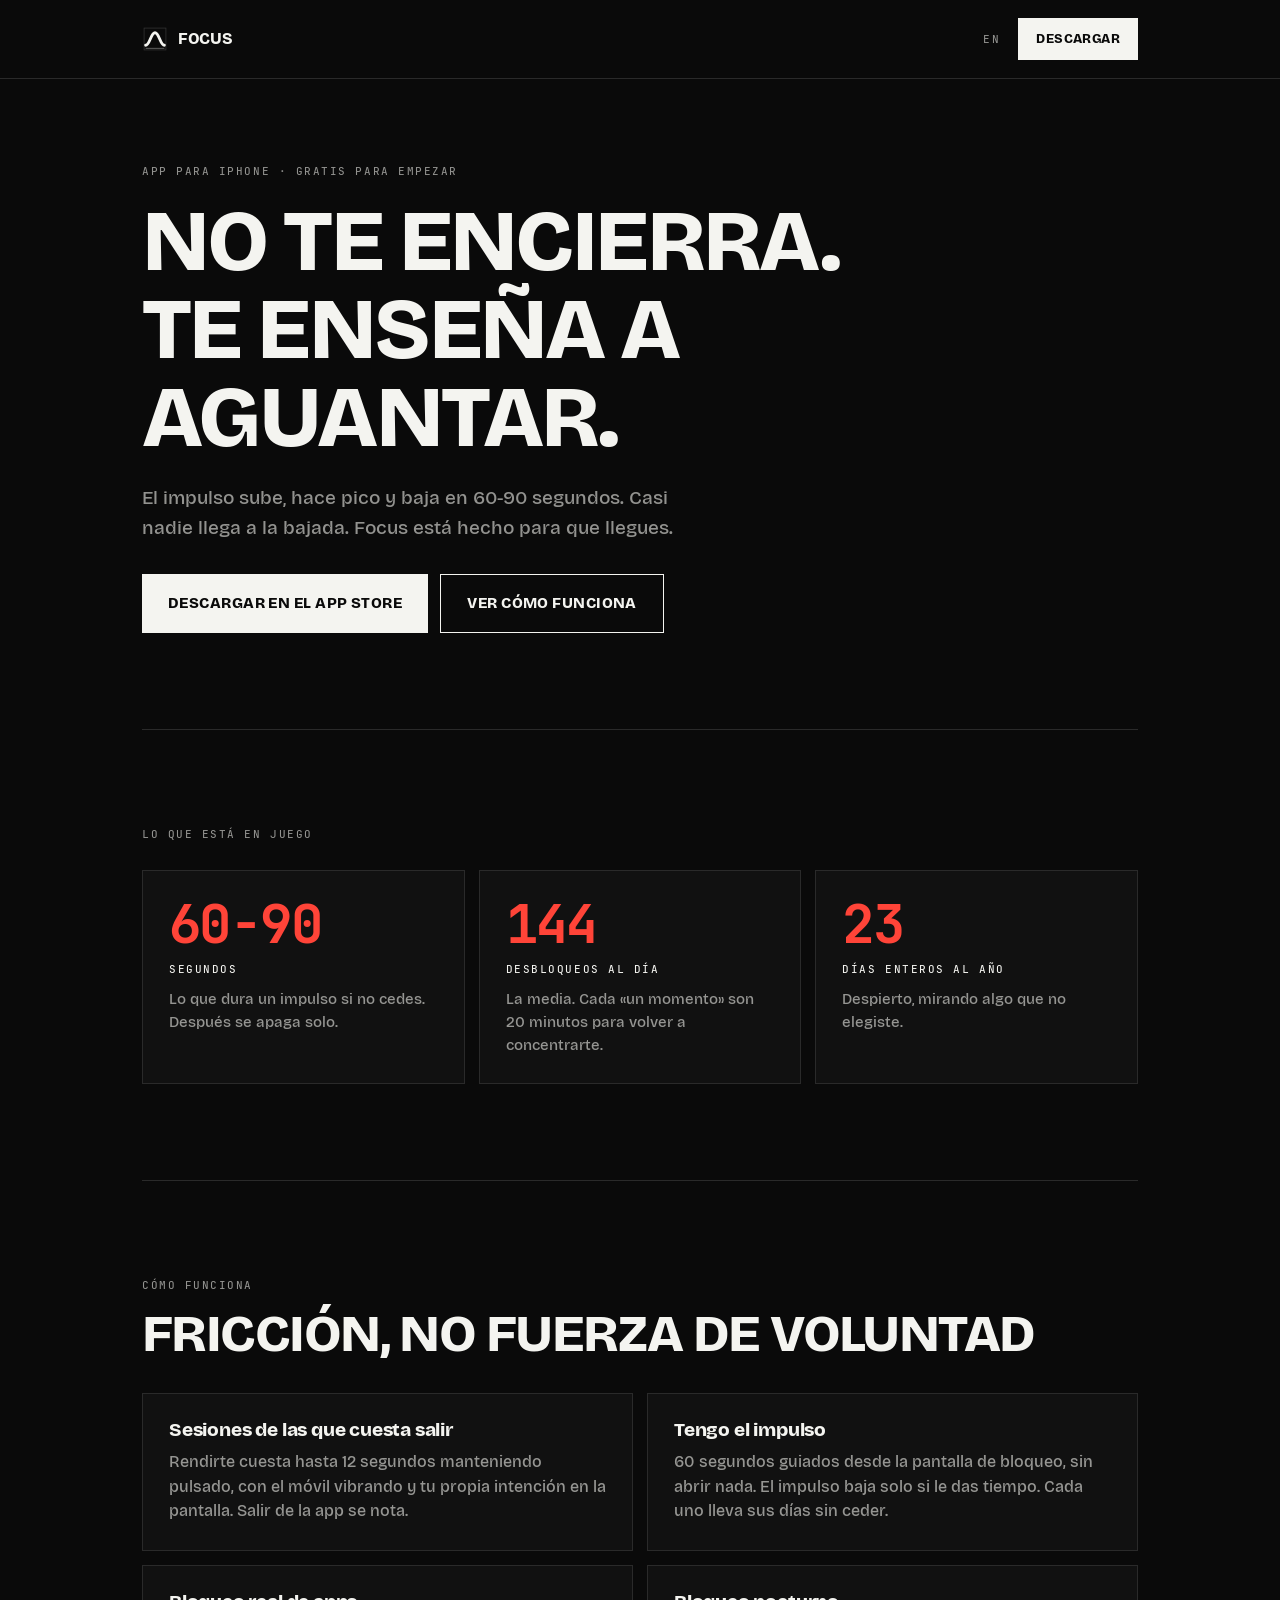
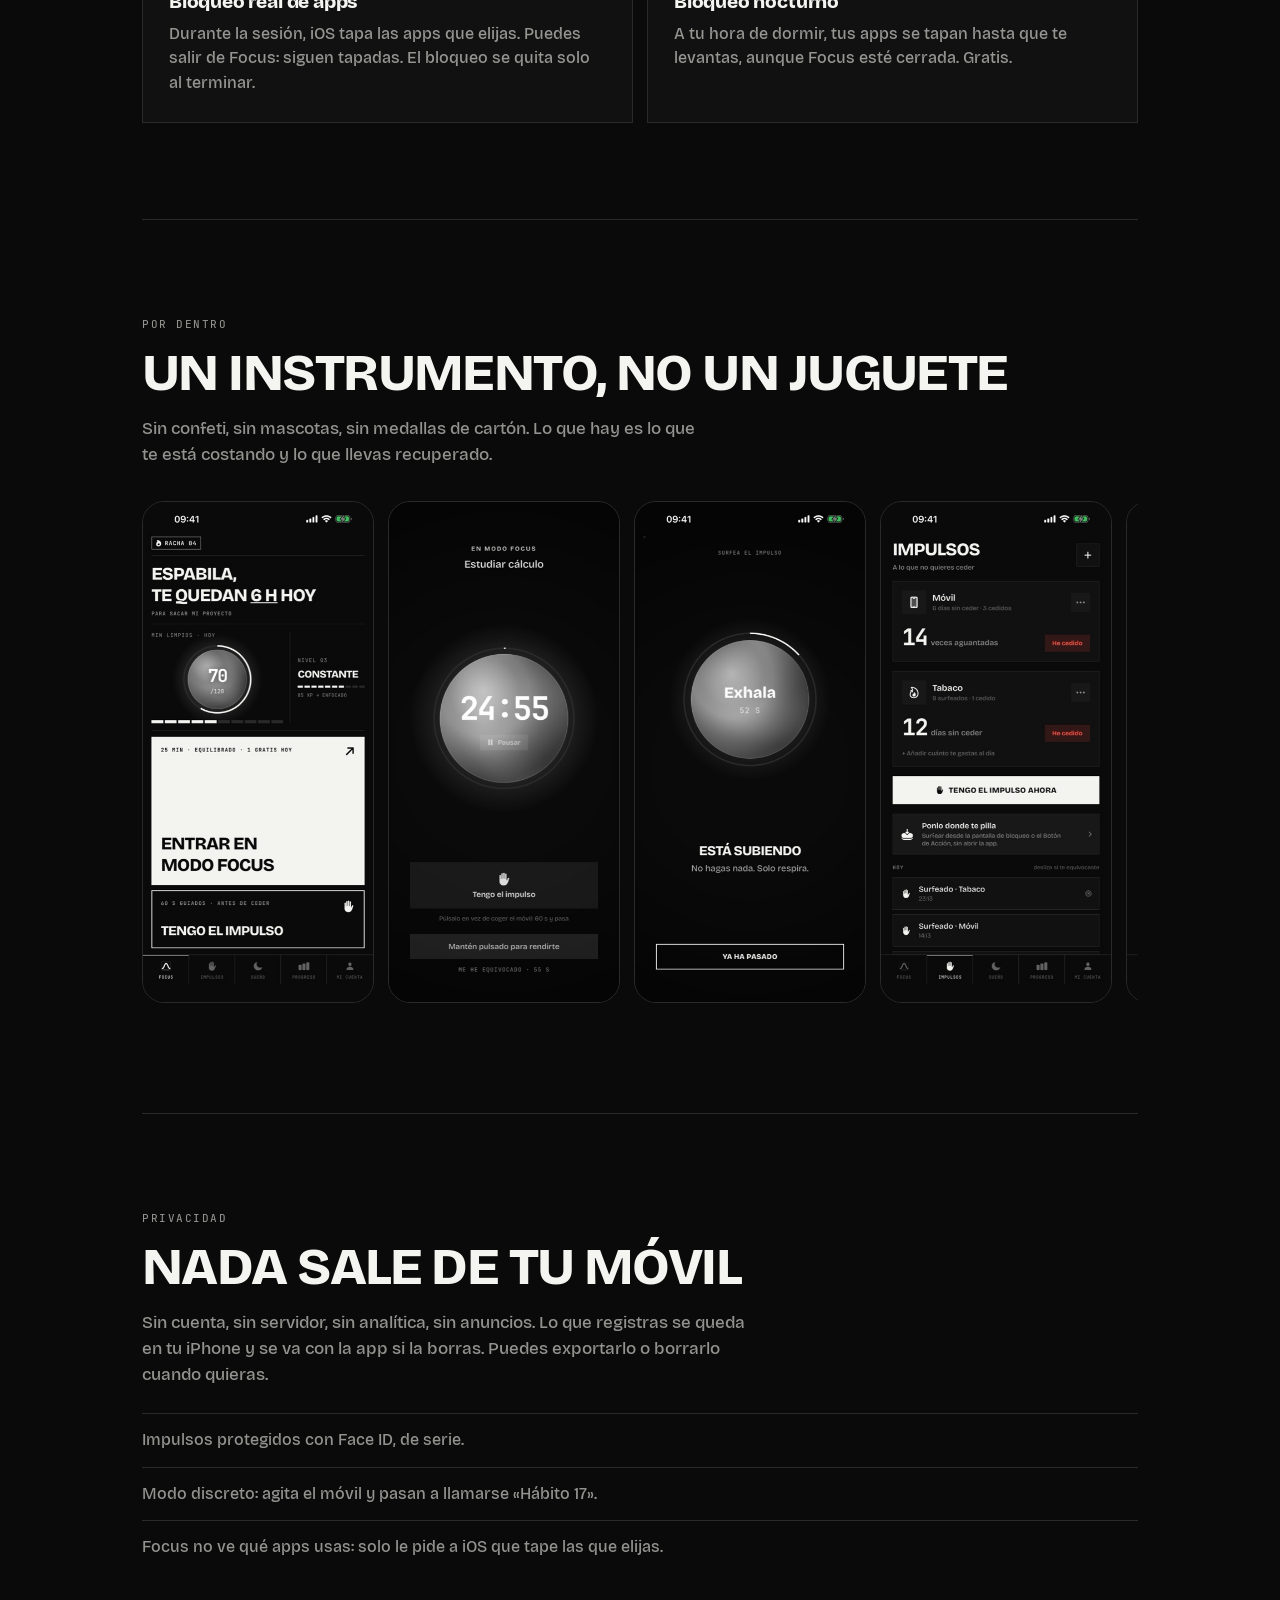
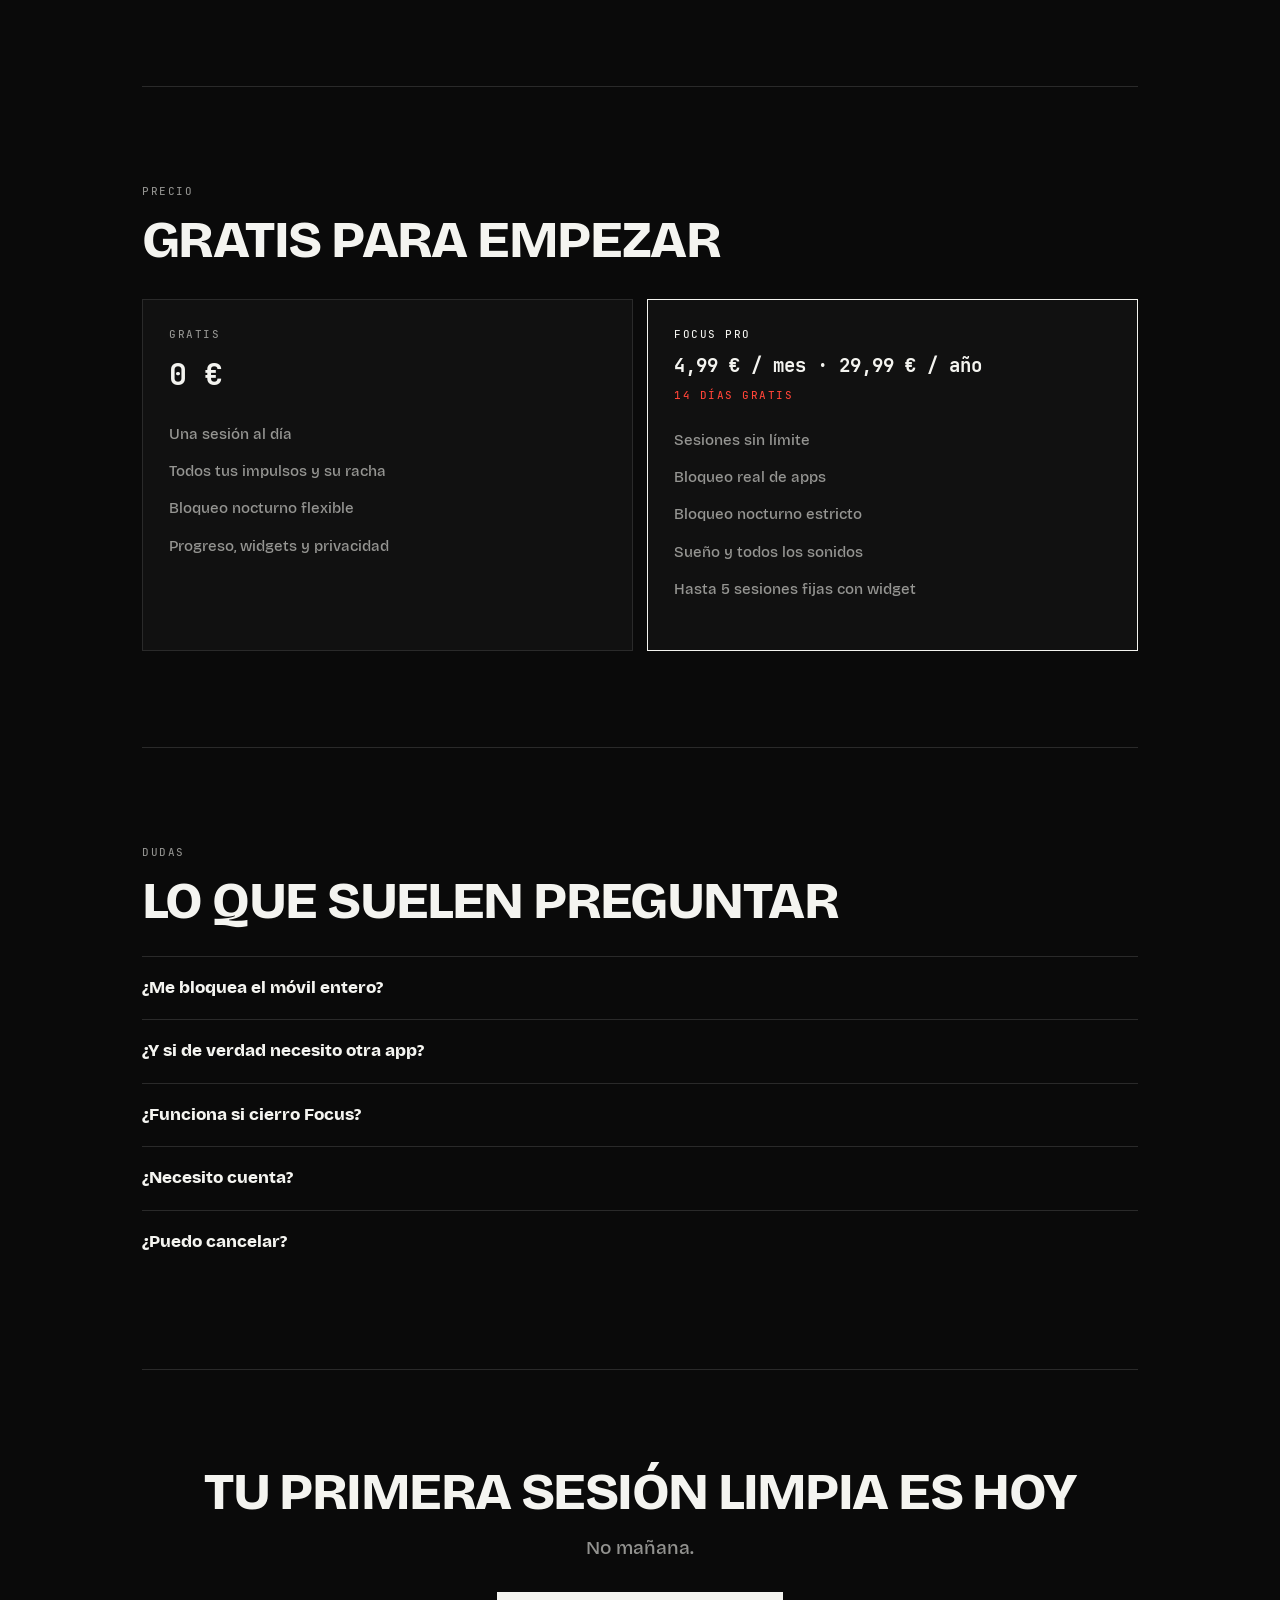
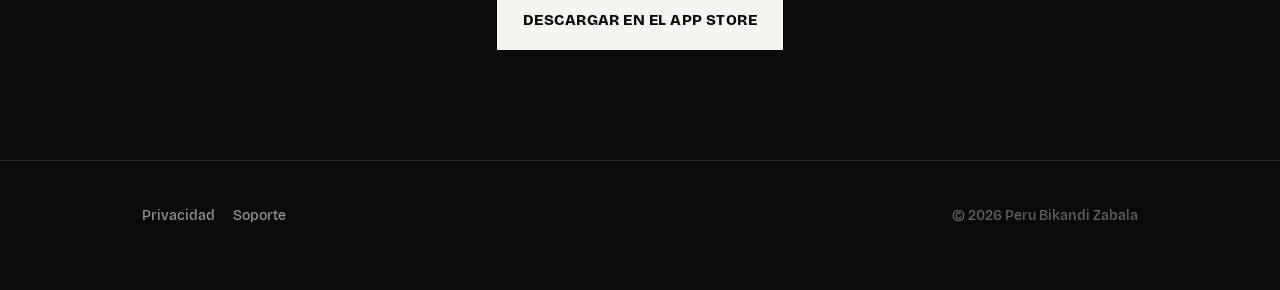
<file: index.html>
<!DOCTYPE html><html lang="es"><head><meta charSet="utf-8"/><meta name="viewport" content="width=device-width, initial-scale=1"/><link rel="stylesheet" href="/_next/static/chunks/274742wslwg5t.css" data-precedence="next"/><link rel="preload" as="script" fetchPriority="low" href="/_next/static/chunks/3l04zcqx63h3y.js"/><script src="/_next/static/chunks/2fikowd39_4xa.js" async=""></script><script src="/_next/static/chunks/0ot7g2oui7_nv.js" async=""></script><script src="/_next/static/chunks/turbopack-095xprxtc9fg6.js" async=""></script><script src="/_next/static/chunks/453cd1tlxz5wi.js" async=""></script><title>Focus: Lock in — No te encierra. Te enseña a aguantar el impulso.</title><meta name="description" content="App para iPhone. Sesiones con fricción real, 60 segundos guiados cuando pica y una racha que se ve. Sin cuenta, sin servidor, sin anuncios."/><link rel="canonical" href="https://focus-app.xyz/"/><link rel="alternate" hrefLang="es" href="https://focus-app.xyz/"/><link rel="alternate" hrefLang="en" href="https://focus-app.xyz/en/"/><link rel="alternate" hrefLang="x-default" href="https://focus-app.xyz/"/><meta property="og:title" content="Focus: Lock in — No te encierra. Te enseña a aguantar el impulso."/><meta property="og:description" content="App para iPhone. Sesiones con fricción real, 60 segundos guiados cuando pica y una racha que se ve. Sin cuenta, sin servidor, sin anuncios."/><meta property="og:locale" content="es_ES"/><meta property="og:type" content="website"/><meta name="twitter:card" content="summary"/><meta name="twitter:title" content="Focus: Lock in — No te encierra. Te enseña a aguantar el impulso."/><meta name="twitter:description" content="App para iPhone. Sesiones con fricción real, 60 segundos guiados cuando pica y una racha que se ve. Sin cuenta, sin servidor, sin anuncios."/><link rel="icon" href="/icon.svg"/><script src="/_next/static/chunks/0cz1d0mv5g_q7.js" noModule=""></script><meta property="og:image" content="https://focus-app.xyz/shots/01-home.jpg"/>
<meta property="og:image:width" content="414"/>
<meta property="og:image:height" content="900"/>
<meta name="twitter:image" content="https://focus-app.xyz/shots/01-home.jpg"/>
<script type="application/ld+json">
{"@context": "https://schema.org", "@type": "FAQPage", "mainEntity": [{"@type": "Question", "name": "¿Me bloquea el móvil entero?", "acceptedAnswer": {"@type": "Answer", "text": "No. Tapa solo las apps que elijas y solo mientras dura la sesión o el bloqueo nocturno. El teléfono, los mapas o la cámara siguen ahí."}}, {"@type": "Question", "name": "¿Y si de verdad necesito otra app?", "acceptedAnswer": {"@type": "Answer", "text": "Lo declaras antes de empezar y la sesión no se rompe. La idea es que lo decidas en frío, no a mitad."}}, {"@type": "Question", "name": "¿Funciona si cierro Focus?", "acceptedAnswer": {"@type": "Answer", "text": "Sí. El bloqueo lo aplica iOS, así que sigue puesto con la app cerrada, y se quita solo al terminar."}}, {"@type": "Question", "name": "¿Necesito cuenta?", "acceptedAnswer": {"@type": "Answer", "text": "No hay cuenta ni servidor. Nada que recordar y nada que te puedan filtrar."}}, {"@type": "Question", "name": "¿Puedo cancelar?", "acceptedAnswer": {"@type": "Answer", "text": "Cuando quieras, desde los ajustes de tu Apple ID. Los 14 días de prueba no se cobran si cancelas antes."}}]}
</script>
</head><body><div hidden=""><!--$--><!--/$--></div><header style="border-bottom:1px solid var(--stroke)"><main style="display:flex;align-items:center;justify-content:space-between;padding:18px 22px"><a href="/" style="display:flex;align-items:center;gap:10px;text-decoration:none"><svg width="26" height="26" viewBox="0 0 100 100" fill="none" aria-hidden="true"><rect x="8" y="8" width="84" height="84" stroke="rgba(244,244,240,0.18)" stroke-width="3"></rect><path d="M14 74 C 30 74, 34 26, 50 26 S 70 74, 86 74" stroke="#F4F4F0" stroke-width="11" stroke-linecap="round"></path><rect x="14" y="84" width="72" height="4" fill="rgba(244,244,240,0.35)"></rect></svg><span style="font-weight:800;text-transform:uppercase;letter-spacing:-0.02em">Focus</span></a><div style="display:flex;align-items:center;gap:18px"><a href="/en" class="label" style="text-decoration:none">EN</a><a href="https://apps.apple.com/app/id6813092476" class="cta" style="padding:11px 18px;font-size:13px">Descargar</a></div></main></header><main><section style="padding-top:84px"><p class="label">App para iPhone · Gratis para empezar</p><h1 style="margin-top:18px"><span style="display:block">No te encierra.</span><span style="display:block">Te enseña a</span><span style="display:block">aguantar.</span></h1><p style="margin-top:22px;max-width:560px;font-size:19px">El impulso sube, hace pico y baja en 60-90 segundos. Casi nadie llega a la bajada. Focus está hecho para que llegues.</p><div style="display:flex;gap:12px;flex-wrap:wrap;margin-top:32px"><a href="https://apps.apple.com/app/id6813092476" class="cta">Descargar en el App Store</a><a href="#how" class="cta ghost">Ver cómo funciona</a></div></section><section><p class="label">Lo que está en juego</p><div class="grid three" style="margin-top:26px"><div class="card"><div class="big">60-90</div><p class="label" style="margin-top:10px;color:var(--text)">segundos</p><p style="margin-top:10px;font-size:15px">Lo que dura un impulso si no cedes. Después se apaga solo.</p></div><div class="card"><div class="big">144</div><p class="label" style="margin-top:10px;color:var(--text)">desbloqueos al día</p><p style="margin-top:10px;font-size:15px">La media. Cada «un momento» son 20 minutos para volver a concentrarte.</p></div><div class="card"><div class="big">23</div><p class="label" style="margin-top:10px;color:var(--text)">días enteros al año</p><p style="margin-top:10px;font-size:15px">Despierto, mirando algo que no elegiste.</p></div></div></section><section id="how"><p class="label">Cómo funciona</p><h2 style="margin-top:14px">Fricción, no fuerza de voluntad</h2><div class="grid two" style="margin-top:32px"><div class="card"><h3>Sesiones de las que cuesta salir</h3><p style="margin-top:10px;font-size:16px">Rendirte cuesta hasta 12 segundos manteniendo pulsado, con el móvil vibrando y tu propia intención en la pantalla. Salir de la app se nota.</p></div><div class="card"><h3>Tengo el impulso</h3><p style="margin-top:10px;font-size:16px">60 segundos guiados desde la pantalla de bloqueo, sin abrir nada. El impulso baja solo si le das tiempo. Cada uno lleva sus días sin ceder.</p></div><div class="card"><h3>Bloqueo real de apps</h3><p style="margin-top:10px;font-size:16px">Durante la sesión, iOS tapa las apps que elijas. Puedes salir de Focus: siguen tapadas. El bloqueo se quita solo al terminar.</p></div><div class="card"><h3>Bloqueo nocturno</h3><p style="margin-top:10px;font-size:16px">A tu hora de dormir, tus apps se tapan hasta que te levantas, aunque Focus esté cerrada. Gratis.</p></div></div></section><section><p class="label">Por dentro</p><h2 style="margin-top:14px">Un instrumento, no un juguete</h2><p style="margin-top:16px;max-width:560px">Sin confeti, sin mascotas, sin medallas de cartón. Lo que hay es lo que te está costando y lo que llevas recuperado.</p><div class="shots" style="margin-top:32px"><img src="/shots/01-home.jpg" alt="Pantalla principal de Focus: Lock in en iPhone" loading="lazy"/><img src="/shots/02-sesion.jpg" alt="Sesión de concentración en marcha en Focus" loading="lazy"/><img src="/shots/03-impulso.jpg" alt="Guía de 60 segundos para aguantar el impulso en Focus" loading="lazy"/><img src="/shots/04-impulsos.jpg" alt="Historial de impulsos superados en Focus" loading="lazy"/><img src="/shots/05-progreso.jpg" alt="Progreso y racha de sesiones de concentración" loading="lazy"/><img src="/shots/06-sueno.jpg" alt="Bloqueo nocturno de Focus para dormir mejor" loading="lazy"/></div></section><section><p class="label">Privacidad</p><h2 style="margin-top:14px">Nada sale de tu móvil</h2><p style="margin-top:16px;max-width:620px">Sin cuenta, sin servidor, sin analítica, sin anuncios. Lo que registras se queda en tu iPhone y se va con la app si la borras. Puedes exportarlo o borrarlo cuando quieras.</p><ul style="margin-top:24px;padding-left:0;list-style:none"><li style="color:var(--text2);padding:14px 0;border-top:1px solid var(--stroke);font-size:16px">Impulsos protegidos con Face ID, de serie.</li><li style="color:var(--text2);padding:14px 0;border-top:1px solid var(--stroke);font-size:16px">Modo discreto: agita el móvil y pasan a llamarse «Hábito 17».</li><li style="color:var(--text2);padding:14px 0;border-top:1px solid var(--stroke);font-size:16px">Focus no ve qué apps usas: solo le pide a iOS que tape las que elijas.</li></ul></section><section><p class="label">Precio</p><h2 style="margin-top:14px">Gratis para empezar</h2><div class="grid two" style="margin-top:32px"><div class="card"><p class="label">Gratis</p><div style="font-family:JetBrains, monospace;font-size:30px;font-weight:700;margin-top:8px">0 €</div><ul style="padding-left:0;list-style:none;margin-top:18px"><li style="color:var(--text2);padding:7px 0;font-size:15px">Una sesión al día</li><li style="color:var(--text2);padding:7px 0;font-size:15px">Todos tus impulsos y su racha</li><li style="color:var(--text2);padding:7px 0;font-size:15px">Bloqueo nocturno flexible</li><li style="color:var(--text2);padding:7px 0;font-size:15px">Progreso, widgets y privacidad</li></ul></div><div class="card" style="border-color:var(--text)"><p class="label" style="color:var(--text)">Focus Pro</p><div style="font-family:JetBrains, monospace;font-size:19px;font-weight:700;margin-top:8px">4,99 € / mes · 29,99 € / año</div><p class="label" style="margin-top:6px;color:var(--coral)">14 días gratis</p><ul style="padding-left:0;list-style:none;margin-top:18px"><li style="color:var(--text2);padding:7px 0;font-size:15px">Sesiones sin límite</li><li style="color:var(--text2);padding:7px 0;font-size:15px">Bloqueo real de apps</li><li style="color:var(--text2);padding:7px 0;font-size:15px">Bloqueo nocturno estricto</li><li style="color:var(--text2);padding:7px 0;font-size:15px">Sueño y todos los sonidos</li><li style="color:var(--text2);padding:7px 0;font-size:15px">Hasta 5 sesiones fijas con widget</li></ul></div></div></section><section><p class="label">Dudas</p><h2 style="margin-top:14px">Lo que suelen preguntar</h2><div style="margin-top:28px"><details style="border-top:1px solid var(--stroke);padding:18px 0"><summary style="cursor:pointer;font-weight:800;font-size:17px;list-style:none">¿Me bloquea el móvil entero?</summary><p style="margin-top:12px;max-width:640px">No. Tapa solo las apps que elijas y solo mientras dura la sesión o el bloqueo nocturno. El teléfono, los mapas o la cámara siguen ahí.</p></details><details style="border-top:1px solid var(--stroke);padding:18px 0"><summary style="cursor:pointer;font-weight:800;font-size:17px;list-style:none">¿Y si de verdad necesito otra app?</summary><p style="margin-top:12px;max-width:640px">Lo declaras antes de empezar y la sesión no se rompe. La idea es que lo decidas en frío, no a mitad.</p></details><details style="border-top:1px solid var(--stroke);padding:18px 0"><summary style="cursor:pointer;font-weight:800;font-size:17px;list-style:none">¿Funciona si cierro Focus?</summary><p style="margin-top:12px;max-width:640px">Sí. El bloqueo lo aplica iOS, así que sigue puesto con la app cerrada, y se quita solo al terminar.</p></details><details style="border-top:1px solid var(--stroke);padding:18px 0"><summary style="cursor:pointer;font-weight:800;font-size:17px;list-style:none">¿Necesito cuenta?</summary><p style="margin-top:12px;max-width:640px">No hay cuenta ni servidor. Nada que recordar y nada que te puedan filtrar.</p></details><details style="border-top:1px solid var(--stroke);padding:18px 0"><summary style="cursor:pointer;font-weight:800;font-size:17px;list-style:none">¿Puedo cancelar?</summary><p style="margin-top:12px;max-width:640px">Cuando quieras, desde los ajustes de tu Apple ID. Los 14 días de prueba no se cobran si cancelas antes.</p></details></div></section><section style="text-align:center;padding-bottom:110px"><h2>Tu primera sesión limpia es hoy</h2><p style="margin-top:14px;font-size:19px">No mañana.</p><a href="https://apps.apple.com/app/id6813092476" class="cta" style="margin-top:30px">Descargar en el App Store</a></section></main><footer><main style="display:flex;flex-wrap:wrap;gap:14px;justify-content:space-between"><div><a href="/privacy.html">Privacidad</a><a href="/support.html">Soporte</a></div><div>© 2026 Peru Bikandi Zabala</div></main></footer><!--$--><!--/$--><script src="/_next/static/chunks/3l04zcqx63h3y.js" id="_R_" async=""></script><script>(self.__next_f=self.__next_f||[]).push([0])</script><script>self.__next_f.push([1,"1:\"$Sreact.fragment\"\n2:I[39756,[\"/_next/static/chunks/453cd1tlxz5wi.js\"],\"default\"]\n3:I[37457,[\"/_next/static/chunks/453cd1tlxz5wi.js\"],\"default\"]\ne:I[68027,[\"/_next/static/chunks/453cd1tlxz5wi.js\"],\"default\",1]\n:HL[\"/_next/static/chunks/274742wslwg5t.css\",\"style\"]\n"])</script><script>self.__next_f.push([1,"0:{\"P\":null,\"c\":[\"\",\"\"],\"q\":\"\",\"i\":false,\"f\":[[[\"\",{\"children\":[\"__PAGE__\",{},\"$undefined\",\"$undefined\",4608]},\"$undefined\",\"$undefined\",4624],[[\"$\",\"$1\",\"c\",{\"children\":[[[\"$\",\"link\",\"0\",{\"rel\":\"stylesheet\",\"href\":\"/_next/static/chunks/274742wslwg5t.css\",\"precedence\":\"next\",\"crossOrigin\":\"$undefined\",\"nonce\":\"$undefined\"}],[\"$\",\"script\",\"script-0\",{\"src\":\"/_next/static/chunks/453cd1tlxz5wi.js\",\"async\":true,\"nonce\":\"$undefined\"}]],[\"$\",\"html\",null,{\"lang\":\"es\",\"children\":[\"$\",\"body\",null,{\"children\":[\"$\",\"$L2\",null,{\"parallelRouterKey\":\"children\",\"error\":\"$undefined\",\"errorStyles\":\"$undefined\",\"errorScripts\":\"$undefined\",\"template\":[\"$\",\"$L3\",null,{}],\"templateStyles\":\"$undefined\",\"templateScripts\":\"$undefined\",\"notFound\":[[[\"$\",\"title\",null,{\"children\":\"404: This page could not be found.\"}],[\"$\",\"div\",null,{\"style\":{\"fontFamily\":\"system-ui,\\\"Segoe UI\\\",Roboto,Helvetica,Arial,sans-serif,\\\"Apple Color Emoji\\\",\\\"Segoe UI Emoji\\\"\",\"height\":\"100vh\",\"textAlign\":\"center\",\"display\":\"flex\",\"flexDirection\":\"column\",\"alignItems\":\"center\",\"justifyContent\":\"center\"},\"children\":[\"$\",\"div\",null,{\"children\":[[\"$\",\"style\",null,{\"dangerouslySetInnerHTML\":{\"__html\":\"body{color:#000;background:#fff;margin:0}.next-error-h1{border-right:1px solid rgba(0,0,0,.3)}@media (prefers-color-scheme:dark){body{color:#fff;background:#000}.next-error-h1{border-right:1px solid rgba(255,255,255,.3)}}\"}}],[\"$\",\"h1\",null,{\"className\":\"next-error-h1\",\"style\":{\"display\":\"inline-block\",\"margin\":\"0 20px 0 0\",\"padding\":\"0 23px 0 0\",\"fontSize\":24,\"fontWeight\":500,\"verticalAlign\":\"top\",\"lineHeight\":\"49px\"},\"children\":404}],[\"$\",\"div\",null,{\"style\":{\"display\":\"inline-block\"},\"children\":[\"$\",\"h2\",null,{\"style\":{\"fontSize\":14,\"fontWeight\":400,\"lineHeight\":\"49px\",\"margin\":0},\"children\":\"This page could not be found.\"}]}]]}]}]],[]],\"forbidden\":\"$undefined\",\"unauthorized\":\"$undefined\"}]}]}]]}],{\"children\":[[\"$\",\"$1\",\"c\",{\"children\":[[[\"$\",\"header\",null,{\"style\":{\"borderBottom\":\"1px solid var(--stroke)\"},\"children\":[\"$\",\"main\",null,{\"style\":{\"display\":\"flex\",\"alignItems\":\"center\",\"justifyContent\":\"space-between\",\"padding\":\"18px 22px\"},\"children\":[[\"$\",\"a\",null,{\"href\":\"/\",\"style\":{\"display\":\"flex\",\"alignItems\":\"center\",\"gap\":10,\"textDecoration\":\"none\"},\"children\":[[\"$\",\"svg\",null,{\"width\":26,\"height\":26,\"viewBox\":\"0 0 100 100\",\"fill\":\"none\",\"aria-hidden\":\"true\",\"children\":[[\"$\",\"rect\",null,{\"x\":\"8\",\"y\":\"8\",\"width\":\"84\",\"height\":\"84\",\"stroke\":\"rgba(244,244,240,0.18)\",\"strokeWidth\":\"3\"}],[\"$\",\"path\",null,{\"d\":\"M14 74 C 30 74, 34 26, 50 26 S 70 74, 86 74\",\"stroke\":\"#F4F4F0\",\"strokeWidth\":\"11\",\"strokeLinecap\":\"round\"}],[\"$\",\"rect\",null,{\"x\":\"14\",\"y\":\"84\",\"width\":\"72\",\"height\":\"4\",\"fill\":\"rgba(244,244,240,0.35)\"}]]}],[\"$\",\"span\",null,{\"style\":{\"fontWeight\":800,\"textTransform\":\"uppercase\",\"letterSpacing\":\"-0.02em\"},\"children\":\"Focus\"}]]}],[\"$\",\"div\",null,{\"style\":{\"display\":\"flex\",\"alignItems\":\"center\",\"gap\":18},\"children\":[[\"$\",\"a\",null,{\"href\":\"/en\",\"className\":\"label\",\"style\":{\"textDecoration\":\"none\"},\"children\":\"EN\"}],[\"$\",\"a\",null,{\"href\":\"https://apps.apple.com/app/id6813092476\",\"className\":\"cta\",\"style\":{\"padding\":\"11px 18px\",\"fontSize\":13},\"children\":\"Descargar\"}]]}]]}]}],[\"$\",\"main\",null,{\"children\":[[\"$\",\"section\",null,{\"style\":{\"paddingTop\":84},\"children\":[[\"$\",\"p\",null,{\"className\":\"label\",\"children\":\"App para iPhone · Gratis para empezar\"}],[\"$\",\"h1\",null,{\"style\":{\"marginTop\":18},\"children\":[[\"$\",\"span\",\"0\",{\"style\":{\"display\":\"block\"},\"children\":\"No te encierra.\"}],[\"$\",\"span\",\"1\",{\"style\":{\"display\":\"block\"},\"children\":\"Te enseña a\"}],[\"$\",\"span\",\"2\",{\"style\":{\"display\":\"block\"},\"children\":\"aguantar.\"}]]}],[\"$\",\"p\",null,{\"style\":{\"marginTop\":22,\"maxWidth\":560,\"fontSize\":19},\"children\":\"El impulso sube, hace pico y baja en 60-90 segundos. Casi nadie llega a la bajada. Focus está hecho para que llegues.\"}],[\"$\",\"div\",null,{\"style\":{\"display\":\"flex\",\"gap\":12,\"flexWrap\":\"wrap\",\"marginTop\":32},\"children\":[[\"$\",\"a\",null,{\"href\":\"https://apps.apple.com/app/id6813092476\",\"className\":\"cta\",\"children\":\"Descargar en el App Store\"}],[\"$\",\"a\",null,{\"href\":\"#how\",\"className\":\"cta ghost\",\"children\":\"Ver cómo funciona\"}]]}]]}],[\"$\",\"section\",null,{\"children\":[[\"$\",\"p\",null,{\"className\":\"label\",\"children\":\"Lo que está en juego\"}],[\"$\",\"div\",null,{\"className\":\"grid three\",\"style\":{\"marginTop\":26},\"children\":[[\"$\",\"div\",\"segundos\",{\"className\":\"card\",\"children\":[[\"$\",\"div\",null,{\"className\":\"big\",\"children\":\"60-90\"}],[\"$\",\"p\",null,{\"className\":\"label\",\"style\":{\"marginTop\":10,\"color\":\"var(--text)\"},\"children\":\"segundos\"}],[\"$\",\"p\",null,{\"style\":{\"marginTop\":10,\"fontSize\":15},\"children\":\"Lo que dura un impulso si no cedes. Después se apaga solo.\"}]]}],[\"$\",\"div\",\"desbloqueos al día\",{\"className\":\"card\",\"children\":[[\"$\",\"div\",null,{\"className\":\"big\",\"children\":\"144\"}],[\"$\",\"p\",null,{\"className\":\"label\",\"style\":{\"marginTop\":10,\"color\":\"var(--text)\"},\"children\":\"desbloqueos al día\"}],[\"$\",\"p\",null,{\"style\":{\"marginTop\":10,\"fontSize\":15},\"children\":\"La media. Cada «un momento» son 20 minutos para volver a concentrarte.\"}]]}],\"$L4\"]}]]}],\"$L5\",\"$L6\",\"$L7\",\"$L8\",\"$L9\",\"$La\"]}],\"$Lb\"],null,\"$Lc\"]}],{},null,false,null]},null,false,null],\"$Ld\",false]],\"m\":\"$undefined\",\"G\":[\"$e\",[\"$Lf\"]],\"S\":true,\"h\":null,\"r\":\"$undefined\",\"s\":\"$undefined\",\"a\":\"$undefined\",\"l\":\"$undefined\",\"p\":\"$undefined\",\"d\":\"$undefined\",\"b\":\"D1lwNdp8C1sit2CxFs-d8\"}\n"])</script><script>self.__next_f.push([1,"10:I[97367,[\"/_next/static/chunks/453cd1tlxz5wi.js\"],\"OutletBoundary\"]\n11:\"$Sreact.suspense\"\n13:I[97367,[\"/_next/static/chunks/453cd1tlxz5wi.js\"],\"ViewportBoundary\"]\n15:I[97367,[\"/_next/static/chunks/453cd1tlxz5wi.js\"],\"MetadataBoundary\"]\n4:[\"$\",\"div\",\"días enteros al año\",{\"className\":\"card\",\"children\":[[\"$\",\"div\",null,{\"className\":\"big\",\"children\":\"23\"}],[\"$\",\"p\",null,{\"className\":\"label\",\"style\":{\"marginTop\":10,\"color\":\"var(--text)\"},\"children\":\"días enteros al año\"}],[\"$\",\"p\",null,{\"style\":{\"marginTop\":10,\"fontSize\":15},\"children\":\"Despierto, mirando algo que no elegiste.\"}]]}]\n"])</script><script>self.__next_f.push([1,"5:[\"$\",\"section\",null,{\"id\":\"how\",\"children\":[[\"$\",\"p\",null,{\"className\":\"label\",\"children\":\"Cómo funciona\"}],[\"$\",\"h2\",null,{\"style\":{\"marginTop\":14},\"children\":\"Fricción, no fuerza de voluntad\"}],[\"$\",\"div\",null,{\"className\":\"grid two\",\"style\":{\"marginTop\":32},\"children\":[[\"$\",\"div\",\"Sesiones de las que cuesta salir\",{\"className\":\"card\",\"children\":[[\"$\",\"h3\",null,{\"children\":\"Sesiones de las que cuesta salir\"}],[\"$\",\"p\",null,{\"style\":{\"marginTop\":10,\"fontSize\":16},\"children\":\"Rendirte cuesta hasta 12 segundos manteniendo pulsado, con el móvil vibrando y tu propia intención en la pantalla. Salir de la app se nota.\"}]]}],[\"$\",\"div\",\"Tengo el impulso\",{\"className\":\"card\",\"children\":[[\"$\",\"h3\",null,{\"children\":\"Tengo el impulso\"}],[\"$\",\"p\",null,{\"style\":{\"marginTop\":10,\"fontSize\":16},\"children\":\"60 segundos guiados desde la pantalla de bloqueo, sin abrir nada. El impulso baja solo si le das tiempo. Cada uno lleva sus días sin ceder.\"}]]}],[\"$\",\"div\",\"Bloqueo real de apps\",{\"className\":\"card\",\"children\":[[\"$\",\"h3\",null,{\"children\":\"Bloqueo real de apps\"}],[\"$\",\"p\",null,{\"style\":{\"marginTop\":10,\"fontSize\":16},\"children\":\"Durante la sesión, iOS tapa las apps que elijas. Puedes salir de Focus: siguen tapadas. El bloqueo se quita solo al terminar.\"}]]}],[\"$\",\"div\",\"Bloqueo nocturno\",{\"className\":\"card\",\"children\":[[\"$\",\"h3\",null,{\"children\":\"Bloqueo nocturno\"}],[\"$\",\"p\",null,{\"style\":{\"marginTop\":10,\"fontSize\":16},\"children\":\"A tu hora de dormir, tus apps se tapan hasta que te levantas, aunque Focus esté cerrada. Gratis.\"}]]}]]}]]}]\n"])</script><script>self.__next_f.push([1,"6:[\"$\",\"section\",null,{\"children\":[[\"$\",\"p\",null,{\"className\":\"label\",\"children\":\"Por dentro\"}],[\"$\",\"h2\",null,{\"style\":{\"marginTop\":14},\"children\":\"Un instrumento, no un juguete\"}],[\"$\",\"p\",null,{\"style\":{\"marginTop\":16,\"maxWidth\":560},\"children\":\"Sin confeti, sin mascotas, sin medallas de cartón. Lo que hay es lo que te está costando y lo que llevas recuperado.\"}],[\"$\",\"div\",null,{\"className\":\"shots\",\"style\":{\"marginTop\":32},\"children\":[[\"$\",\"img\",\"01-home.jpg\",{\"src\":\"/shots/01-home.jpg\",\"alt\":\"\",\"loading\":\"lazy\"}],[\"$\",\"img\",\"02-sesion.jpg\",{\"src\":\"/shots/02-sesion.jpg\",\"alt\":\"\",\"loading\":\"lazy\"}],[\"$\",\"img\",\"03-impulso.jpg\",{\"src\":\"/shots/03-impulso.jpg\",\"alt\":\"\",\"loading\":\"lazy\"}],[\"$\",\"img\",\"04-impulsos.jpg\",{\"src\":\"/shots/04-impulsos.jpg\",\"alt\":\"\",\"loading\":\"lazy\"}],[\"$\",\"img\",\"05-progreso.jpg\",{\"src\":\"/shots/05-progreso.jpg\",\"alt\":\"\",\"loading\":\"lazy\"}],[\"$\",\"img\",\"06-sueno.jpg\",{\"src\":\"/shots/06-sueno.jpg\",\"alt\":\"\",\"loading\":\"lazy\"}]]}]]}]\n7:[\"$\",\"section\",null,{\"children\":[[\"$\",\"p\",null,{\"className\":\"label\",\"children\":\"Privacidad\"}],[\"$\",\"h2\",null,{\"style\":{\"marginTop\":14},\"children\":\"Nada sale de tu móvil\"}],[\"$\",\"p\",null,{\"style\":{\"marginTop\":16,\"maxWidth\":620},\"children\":\"Sin cuenta, sin servidor, sin analítica, sin anuncios. Lo que registras se queda en tu iPhone y se va con la app si la borras. Puedes exportarlo o borrarlo cuando quieras.\"}],[\"$\",\"ul\",null,{\"style\":{\"marginTop\":24,\"paddingLeft\":0,\"listStyle\":\"none\"},\"children\":[[\"$\",\"li\",\"Impulsos protegidos con Face ID, de serie.\",{\"style\":{\"color\":\"var(--text2)\",\"padding\":\"14px 0\",\"borderTop\":\"1px solid var(--stroke)\",\"fontSize\":16},\"children\":\"Impulsos protegidos con Face ID, de serie.\"}],[\"$\",\"li\",\"Modo discreto: agita el móvil y pasan a llamarse «Hábito 17».\",{\"style\":{\"color\":\"var(--text2)\",\"padding\":\"14px 0\",\"borderTop\":\"1px solid var(--stroke)\",\"fontSize\":16},\"children\":\"Modo discreto: agita el móvil y pasan a llamarse «Hábito 17».\"}],[\"$\",\"li\",\"Focus no ve qué apps usas: solo le pide a iOS que tape las que elijas.\",{\"style\":{\"color\":\"var(--text2)\",\"padding\":\"14px 0\",\"borderTop\":\"1px solid var(--stroke)\",\"fontSize\":16},\"children\":\"Focus no ve qué apps usas: solo le pide a iOS que tape las que elijas.\"}]]}]]}]\n"])</script><script>self.__next_f.push([1,"8:[\"$\",\"section\",null,{\"children\":[[\"$\",\"p\",null,{\"className\":\"label\",\"children\":\"Precio\"}],[\"$\",\"h2\",null,{\"style\":{\"marginTop\":14},\"children\":\"Gratis para empezar\"}],[\"$\",\"div\",null,{\"className\":\"grid two\",\"style\":{\"marginTop\":32},\"children\":[[\"$\",\"div\",null,{\"className\":\"card\",\"children\":[[\"$\",\"p\",null,{\"className\":\"label\",\"children\":\"Gratis\"}],[\"$\",\"div\",null,{\"style\":{\"fontFamily\":\"JetBrains, monospace\",\"fontSize\":30,\"fontWeight\":700,\"marginTop\":8},\"children\":\"0 €\"}],[\"$\",\"ul\",null,{\"style\":{\"paddingLeft\":0,\"listStyle\":\"none\",\"marginTop\":18},\"children\":[[\"$\",\"li\",\"Una sesión al día\",{\"style\":{\"color\":\"var(--text2)\",\"padding\":\"7px 0\",\"fontSize\":15},\"children\":\"Una sesión al día\"}],[\"$\",\"li\",\"Todos tus impulsos y su racha\",{\"style\":{\"color\":\"var(--text2)\",\"padding\":\"7px 0\",\"fontSize\":15},\"children\":\"Todos tus impulsos y su racha\"}],[\"$\",\"li\",\"Bloqueo nocturno flexible\",{\"style\":{\"color\":\"var(--text2)\",\"padding\":\"7px 0\",\"fontSize\":15},\"children\":\"Bloqueo nocturno flexible\"}],[\"$\",\"li\",\"Progreso, widgets y privacidad\",{\"style\":{\"color\":\"var(--text2)\",\"padding\":\"7px 0\",\"fontSize\":15},\"children\":\"Progreso, widgets y privacidad\"}]]}]]}],[\"$\",\"div\",null,{\"className\":\"card\",\"style\":{\"borderColor\":\"var(--text)\"},\"children\":[[\"$\",\"p\",null,{\"className\":\"label\",\"style\":{\"color\":\"var(--text)\"},\"children\":\"Focus Pro\"}],[\"$\",\"div\",null,{\"style\":{\"fontFamily\":\"JetBrains, monospace\",\"fontSize\":19,\"fontWeight\":700,\"marginTop\":8},\"children\":\"4,99 € / mes · 29,99 € / año\"}],[\"$\",\"p\",null,{\"className\":\"label\",\"style\":{\"marginTop\":6,\"color\":\"var(--coral)\"},\"children\":\"14 días gratis\"}],[\"$\",\"ul\",null,{\"style\":{\"paddingLeft\":0,\"listStyle\":\"none\",\"marginTop\":18},\"children\":[[\"$\",\"li\",\"Sesiones sin límite\",{\"style\":{\"color\":\"var(--text2)\",\"padding\":\"7px 0\",\"fontSize\":15},\"children\":\"Sesiones sin límite\"}],[\"$\",\"li\",\"Bloqueo real de apps\",{\"style\":{\"color\":\"var(--text2)\",\"padding\":\"7px 0\",\"fontSize\":15},\"children\":\"Bloqueo real de apps\"}],[\"$\",\"li\",\"Bloqueo nocturno estricto\",{\"style\":{\"color\":\"var(--text2)\",\"padding\":\"7px 0\",\"fontSize\":15},\"children\":\"Bloqueo nocturno estricto\"}],[\"$\",\"li\",\"Sueño y todos los sonidos\",{\"style\":{\"color\":\"var(--text2)\",\"padding\":\"7px 0\",\"fontSize\":15},\"children\":\"Sueño y todos los sonidos\"}],[\"$\",\"li\",\"Hasta 5 sesiones fijas con widget\",{\"style\":{\"color\":\"var(--text2)\",\"padding\":\"7px 0\",\"fontSize\":15},\"children\":\"Hasta 5 sesiones fijas con widget\"}]]}]]}]]}]]}]\n"])</script><script>self.__next_f.push([1,"9:[\"$\",\"section\",null,{\"children\":[[\"$\",\"p\",null,{\"className\":\"label\",\"children\":\"Dudas\"}],[\"$\",\"h2\",null,{\"style\":{\"marginTop\":14},\"children\":\"Lo que suelen preguntar\"}],[\"$\",\"div\",null,{\"style\":{\"marginTop\":28},\"children\":[[\"$\",\"details\",\"¿Me bloquea el móvil entero?\",{\"style\":{\"borderTop\":\"1px solid var(--stroke)\",\"padding\":\"18px 0\"},\"children\":[[\"$\",\"summary\",null,{\"style\":{\"cursor\":\"pointer\",\"fontWeight\":800,\"fontSize\":17,\"listStyle\":\"none\"},\"children\":\"¿Me bloquea el móvil entero?\"}],[\"$\",\"p\",null,{\"style\":{\"marginTop\":12,\"maxWidth\":640},\"children\":\"No. Tapa solo las apps que elijas y solo mientras dura la sesión o el bloqueo nocturno. El teléfono, los mapas o la cámara siguen ahí.\"}]]}],[\"$\",\"details\",\"¿Y si de verdad necesito otra app?\",{\"style\":{\"borderTop\":\"1px solid var(--stroke)\",\"padding\":\"18px 0\"},\"children\":[[\"$\",\"summary\",null,{\"style\":{\"cursor\":\"pointer\",\"fontWeight\":800,\"fontSize\":17,\"listStyle\":\"none\"},\"children\":\"¿Y si de verdad necesito otra app?\"}],[\"$\",\"p\",null,{\"style\":{\"marginTop\":12,\"maxWidth\":640},\"children\":\"Lo declaras antes de empezar y la sesión no se rompe. La idea es que lo decidas en frío, no a mitad.\"}]]}],[\"$\",\"details\",\"¿Funciona si cierro Focus?\",{\"style\":{\"borderTop\":\"1px solid var(--stroke)\",\"padding\":\"18px 0\"},\"children\":[[\"$\",\"summary\",null,{\"style\":{\"cursor\":\"pointer\",\"fontWeight\":800,\"fontSize\":17,\"listStyle\":\"none\"},\"children\":\"¿Funciona si cierro Focus?\"}],[\"$\",\"p\",null,{\"style\":{\"marginTop\":12,\"maxWidth\":640},\"children\":\"Sí. El bloqueo lo aplica iOS, así que sigue puesto con la app cerrada, y se quita solo al terminar.\"}]]}],[\"$\",\"details\",\"¿Necesito cuenta?\",{\"style\":{\"borderTop\":\"1px solid var(--stroke)\",\"padding\":\"18px 0\"},\"children\":[[\"$\",\"summary\",null,{\"style\":{\"cursor\":\"pointer\",\"fontWeight\":800,\"fontSize\":17,\"listStyle\":\"none\"},\"children\":\"¿Necesito cuenta?\"}],[\"$\",\"p\",null,{\"style\":{\"marginTop\":12,\"maxWidth\":640},\"children\":\"No hay cuenta ni servidor. Nada que recordar y nada que te puedan filtrar.\"}]]}],[\"$\",\"details\",\"¿Puedo cancelar?\",{\"style\":{\"borderTop\":\"1px solid var(--stroke)\",\"padding\":\"18px 0\"},\"children\":[[\"$\",\"summary\",null,{\"style\":{\"cursor\":\"pointer\",\"fontWeight\":800,\"fontSize\":17,\"listStyle\":\"none\"},\"children\":\"¿Puedo cancelar?\"}],[\"$\",\"p\",null,{\"style\":{\"marginTop\":12,\"maxWidth\":640},\"children\":\"Cuando quieras, desde los ajustes de tu Apple ID. Los 14 días de prueba no se cobran si cancelas antes.\"}]]}]]}]]}]\n"])</script><script>self.__next_f.push([1,"a:[\"$\",\"section\",null,{\"style\":{\"textAlign\":\"center\",\"paddingBottom\":110},\"children\":[[\"$\",\"h2\",null,{\"children\":\"Tu primera sesión limpia es hoy\"}],[\"$\",\"p\",null,{\"style\":{\"marginTop\":14,\"fontSize\":19},\"children\":\"No mañana.\"}],[\"$\",\"a\",null,{\"href\":\"https://apps.apple.com/app/id6813092476\",\"className\":\"cta\",\"style\":{\"marginTop\":30},\"children\":\"Descargar en el App Store\"}]]}]\nb:[\"$\",\"footer\",null,{\"children\":[\"$\",\"main\",null,{\"style\":{\"display\":\"flex\",\"flexWrap\":\"wrap\",\"gap\":14,\"justifyContent\":\"space-between\"},\"children\":[[\"$\",\"div\",null,{\"children\":[[\"$\",\"a\",null,{\"href\":\"/privacy.html\",\"children\":\"Privacidad\"}],[\"$\",\"a\",null,{\"href\":\"/support.html\",\"children\":\"Soporte\"}]]}],[\"$\",\"div\",null,{\"children\":\"© 2026 Peru Bikandi Zabala\"}]]}]}]\nc:[\"$\",\"$L10\",null,{\"children\":[\"$\",\"$11\",null,{\"name\":\"Next.MetadataOutlet\",\"children\":\"$@12\"}]}]\nd:[\"$\",\"$1\",\"h\",{\"children\":[null,[\"$\",\"$L13\",null,{\"children\":\"$L14\"}],[\"$\",\"div\",null,{\"hidden\":true,\"children\":[\"$\",\"$L15\",null,{\"children\":[\"$\",\"$11\",null,{\"name\":\"Next.Metadata\",\"children\":\"$L16\"}]}]}],null]}]\nf:[\"$\",\"link\",\"0\",{\"rel\":\"stylesheet\",\"href\":\"/_next/static/chunks/274742wslwg5t.css\",\"precedence\":\"next\",\"crossOrigin\":\"$undefined\",\"nonce\":\"$undefined\"}]\n"])</script><script>self.__next_f.push([1,"14:[[\"$\",\"meta\",\"0\",{\"charSet\":\"utf-8\"}],[\"$\",\"meta\",\"1\",{\"name\":\"viewport\",\"content\":\"width=device-width, initial-scale=1\"}]]\n"])</script><script>self.__next_f.push([1,"17:I[27201,[\"/_next/static/chunks/453cd1tlxz5wi.js\"],\"IconMark\"]\n12:null\n"])</script><script>self.__next_f.push([1,"16:[[\"$\",\"title\",\"0\",{\"children\":\"Focus: Lock in — No te encierra. Te enseña a aguantar el impulso.\"}],[\"$\",\"meta\",\"1\",{\"name\":\"description\",\"content\":\"App para iPhone. Sesiones con fricción real, 60 segundos guiados cuando pica y una racha que se ve. Sin cuenta, sin servidor, sin anuncios.\"}],[\"$\",\"link\",\"2\",{\"rel\":\"canonical\",\"href\":\"https://focus-app.xyz/\"}],[\"$\",\"link\",\"3\",{\"rel\":\"alternate\",\"hrefLang\":\"es\",\"href\":\"https://focus-app.xyz/\"}],[\"$\",\"link\",\"4\",{\"rel\":\"alternate\",\"hrefLang\":\"en\",\"href\":\"https://focus-app.xyz/en/\"}],[\"$\",\"meta\",\"5\",{\"property\":\"og:title\",\"content\":\"Focus: Lock in — No te encierra. Te enseña a aguantar el impulso.\"}],[\"$\",\"meta\",\"6\",{\"property\":\"og:description\",\"content\":\"App para iPhone. Sesiones con fricción real, 60 segundos guiados cuando pica y una racha que se ve. Sin cuenta, sin servidor, sin anuncios.\"}],[\"$\",\"meta\",\"7\",{\"property\":\"og:locale\",\"content\":\"es_ES\"}],[\"$\",\"meta\",\"8\",{\"property\":\"og:type\",\"content\":\"website\"}],[\"$\",\"meta\",\"9\",{\"name\":\"twitter:card\",\"content\":\"summary\"}],[\"$\",\"meta\",\"10\",{\"name\":\"twitter:title\",\"content\":\"Focus: Lock in — No te encierra. Te enseña a aguantar el impulso.\"}],[\"$\",\"meta\",\"11\",{\"name\":\"twitter:description\",\"content\":\"App para iPhone. Sesiones con fricción real, 60 segundos guiados cuando pica y una racha que se ve. Sin cuenta, sin servidor, sin anuncios.\"}],[\"$\",\"link\",\"12\",{\"rel\":\"icon\",\"href\":\"/icon.svg\"}],[\"$\",\"$L17\",\"13\",{}]]\n"])</script></body></html>
</file>
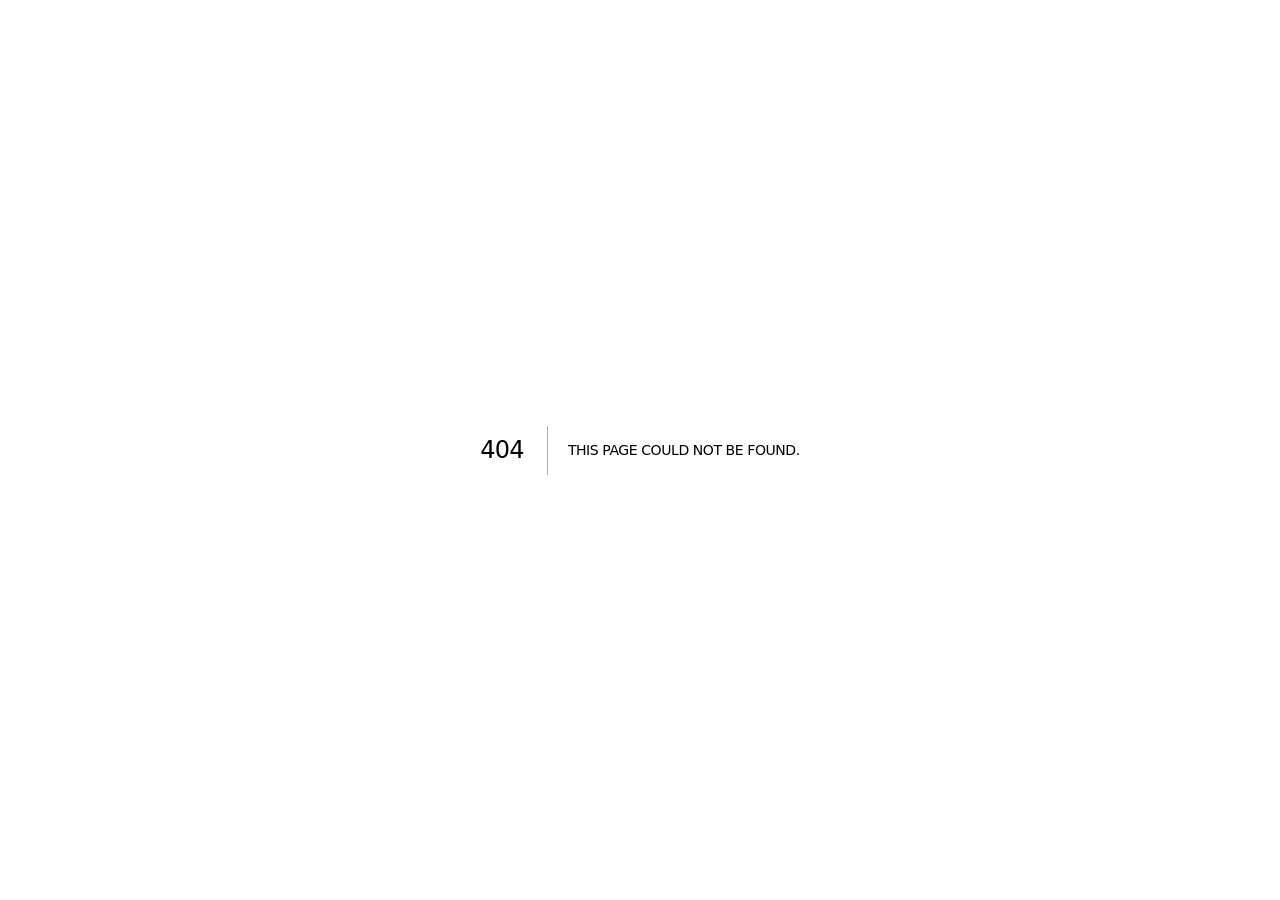
<file: 404/index.html>
<!DOCTYPE html><html lang="es"><head><meta charSet="utf-8"/><meta name="viewport" content="width=device-width, initial-scale=1"/><link rel="stylesheet" href="/_next/static/chunks/274742wslwg5t.css" data-precedence="next"/><link rel="preload" as="script" fetchPriority="low" href="/_next/static/chunks/3l04zcqx63h3y.js"/><script src="/_next/static/chunks/2fikowd39_4xa.js" async=""></script><script src="/_next/static/chunks/0ot7g2oui7_nv.js" async=""></script><script src="/_next/static/chunks/turbopack-095xprxtc9fg6.js" async=""></script><script src="/_next/static/chunks/453cd1tlxz5wi.js" async=""></script><meta name="robots" content="noindex"/><title>404: This page could not be found.</title><link rel="icon" href="/icon.svg"/><script src="/_next/static/chunks/0cz1d0mv5g_q7.js" noModule=""></script></head><body><div hidden=""><!--$--><!--/$--></div><div style="font-family:system-ui,&quot;Segoe UI&quot;,Roboto,Helvetica,Arial,sans-serif,&quot;Apple Color Emoji&quot;,&quot;Segoe UI Emoji&quot;;height:100vh;text-align:center;display:flex;flex-direction:column;align-items:center;justify-content:center"><div><style>body{color:#000;background:#fff;margin:0}.next-error-h1{border-right:1px solid rgba(0,0,0,.3)}@media (prefers-color-scheme:dark){body{color:#fff;background:#000}.next-error-h1{border-right:1px solid rgba(255,255,255,.3)}}</style><h1 class="next-error-h1" style="display:inline-block;margin:0 20px 0 0;padding:0 23px 0 0;font-size:24px;font-weight:500;vertical-align:top;line-height:49px">404</h1><div style="display:inline-block"><h2 style="font-size:14px;font-weight:400;line-height:49px;margin:0">This page could not be found.</h2></div></div></div><!--$--><!--/$--><script src="/_next/static/chunks/3l04zcqx63h3y.js" id="_R_" async=""></script><script>(self.__next_f=self.__next_f||[]).push([0])</script><script>self.__next_f.push([1,"1:\"$Sreact.fragment\"\n2:I[39756,[\"/_next/static/chunks/453cd1tlxz5wi.js\"],\"default\"]\n3:I[37457,[\"/_next/static/chunks/453cd1tlxz5wi.js\"],\"default\"]\n4:I[97367,[\"/_next/static/chunks/453cd1tlxz5wi.js\"],\"OutletBoundary\"]\n5:\"$Sreact.suspense\"\n8:I[97367,[\"/_next/static/chunks/453cd1tlxz5wi.js\"],\"ViewportBoundary\"]\na:I[97367,[\"/_next/static/chunks/453cd1tlxz5wi.js\"],\"MetadataBoundary\"]\nc:I[68027,[\"/_next/static/chunks/453cd1tlxz5wi.js\"],\"default\",1]\n:HL[\"/_next/static/chunks/274742wslwg5t.css\",\"style\"]\n7:X\n"])</script><script>self.__next_f.push([1,"0:{\"P\":null,\"c\":[\"\",\"_not-found\",\"\"],\"q\":\"\",\"i\":false,\"f\":[[[\"\",{\"children\":[\"/_not-found\",{\"children\":[\"__PAGE__\",{},\"$undefined\",\"$undefined\",4608]},\"$undefined\",\"$undefined\",4608]},\"$undefined\",\"$undefined\",4624],[[\"$\",\"$1\",\"c\",{\"children\":[[[\"$\",\"link\",\"0\",{\"rel\":\"stylesheet\",\"href\":\"/_next/static/chunks/274742wslwg5t.css\",\"precedence\":\"next\",\"crossOrigin\":\"$undefined\",\"nonce\":\"$undefined\"}],[\"$\",\"script\",\"script-0\",{\"src\":\"/_next/static/chunks/453cd1tlxz5wi.js\",\"async\":true,\"nonce\":\"$undefined\"}]],[\"$\",\"html\",null,{\"lang\":\"es\",\"children\":[\"$\",\"body\",null,{\"children\":[\"$\",\"$L2\",null,{\"parallelRouterKey\":\"children\",\"error\":\"$undefined\",\"errorStyles\":\"$undefined\",\"errorScripts\":\"$undefined\",\"template\":[\"$\",\"$L3\",null,{}],\"templateStyles\":\"$undefined\",\"templateScripts\":\"$undefined\",\"notFound\":[[[\"$\",\"title\",null,{\"children\":\"404: This page could not be found.\"}],[\"$\",\"div\",null,{\"style\":{\"fontFamily\":\"system-ui,\\\"Segoe UI\\\",Roboto,Helvetica,Arial,sans-serif,\\\"Apple Color Emoji\\\",\\\"Segoe UI Emoji\\\"\",\"height\":\"100vh\",\"textAlign\":\"center\",\"display\":\"flex\",\"flexDirection\":\"column\",\"alignItems\":\"center\",\"justifyContent\":\"center\"},\"children\":[\"$\",\"div\",null,{\"children\":[[\"$\",\"style\",null,{\"dangerouslySetInnerHTML\":{\"__html\":\"body{color:#000;background:#fff;margin:0}.next-error-h1{border-right:1px solid rgba(0,0,0,.3)}@media (prefers-color-scheme:dark){body{color:#fff;background:#000}.next-error-h1{border-right:1px solid rgba(255,255,255,.3)}}\"}}],[\"$\",\"h1\",null,{\"className\":\"next-error-h1\",\"style\":{\"display\":\"inline-block\",\"margin\":\"0 20px 0 0\",\"padding\":\"0 23px 0 0\",\"fontSize\":24,\"fontWeight\":500,\"verticalAlign\":\"top\",\"lineHeight\":\"49px\"},\"children\":404}],[\"$\",\"div\",null,{\"style\":{\"display\":\"inline-block\"},\"children\":[\"$\",\"h2\",null,{\"style\":{\"fontSize\":14,\"fontWeight\":400,\"lineHeight\":\"49px\",\"margin\":0},\"children\":\"This page could not be found.\"}]}]]}]}]],[]],\"forbidden\":\"$undefined\",\"unauthorized\":\"$undefined\"}]}]}]]}],{\"children\":[[\"$\",\"$1\",\"c\",{\"children\":[null,[\"$\",\"$L2\",null,{\"parallelRouterKey\":\"children\",\"error\":\"$undefined\",\"errorStyles\":\"$undefined\",\"errorScripts\":\"$undefined\",\"template\":[\"$\",\"$L3\",null,{}],\"templateStyles\":\"$undefined\",\"templateScripts\":\"$undefined\",\"notFound\":\"$undefined\",\"forbidden\":\"$undefined\",\"unauthorized\":\"$undefined\"}]]}],{\"children\":[[\"$\",\"$1\",\"c\",{\"children\":[[[\"$\",\"title\",null,{\"children\":\"404: This page could not be found.\"}],[\"$\",\"div\",null,{\"style\":\"$0:f:0:1:0:props:children:1:props:children:props:children:props:notFound:0:1:props:style\",\"children\":[\"$\",\"div\",null,{\"children\":[[\"$\",\"style\",null,{\"dangerouslySetInnerHTML\":{\"__html\":\"body{color:#000;background:#fff;margin:0}.next-error-h1{border-right:1px solid rgba(0,0,0,.3)}@media (prefers-color-scheme:dark){body{color:#fff;background:#000}.next-error-h1{border-right:1px solid rgba(255,255,255,.3)}}\"}}],[\"$\",\"h1\",null,{\"className\":\"next-error-h1\",\"style\":\"$0:f:0:1:0:props:children:1:props:children:props:children:props:notFound:0:1:props:children:props:children:1:props:style\",\"children\":404}],[\"$\",\"div\",null,{\"style\":\"$0:f:0:1:0:props:children:1:props:children:props:children:props:notFound:0:1:props:children:props:children:2:props:style\",\"children\":[\"$\",\"h2\",null,{\"style\":\"$0:f:0:1:0:props:children:1:props:children:props:children:props:notFound:0:1:props:children:props:children:2:props:children:props:style\",\"children\":\"This page could not be found.\"}]}]]}]}]],null,[\"$\",\"$L4\",null,{\"children\":[\"$\",\"$5\",null,{\"name\":\"Next.MetadataOutlet\",\"children\":\"$@6\"}]}]]}],{},null,false,null]},null,false,\"$7\"]},null,false,null],[\"$\",\"$1\",\"h\",{\"children\":[[\"$\",\"meta\",null,{\"name\":\"robots\",\"content\":\"noindex\"}],[\"$\",\"$L8\",null,{\"children\":\"$L9\"}],[\"$\",\"div\",null,{\"hidden\":true,\"children\":[\"$\",\"$La\",null,{\"children\":[\"$\",\"$5\",null,{\"name\":\"Next.Metadata\",\"children\":\"$Lb\"}]}]}],null]}],false]],\"m\":\"$undefined\",\"G\":[\"$c\",[[\"$\",\"link\",\"0\",{\"rel\":\"stylesheet\",\"href\":\"/_next/static/chunks/274742wslwg5t.css\",\"precedence\":\"next\",\"crossOrigin\":\"$undefined\",\"nonce\":\"$undefined\"}]]],\"S\":true,\"h\":null,\"r\":\"$undefined\",\"s\":\"$undefined\",\"a\":\"$undefined\",\"l\":\"$undefined\",\"p\":\"$undefined\",\"d\":\"$undefined\",\"b\":\"D1lwNdp8C1sit2CxFs-d8\"}\n"])</script><script>self.__next_f.push([1,"7:C\n9:[[\"$\",\"meta\",\"0\",{\"charSet\":\"utf-8\"}],[\"$\",\"meta\",\"1\",{\"name\":\"viewport\",\"content\":\"width=device-width, initial-scale=1\"}]]\n"])</script><script>self.__next_f.push([1,"d:I[27201,[\"/_next/static/chunks/453cd1tlxz5wi.js\"],\"IconMark\"]\n6:null\nb:[[\"$\",\"link\",\"0\",{\"rel\":\"icon\",\"href\":\"/icon.svg\"}],[\"$\",\"$Ld\",\"1\",{}]]\n"])</script></body></html>
</file>
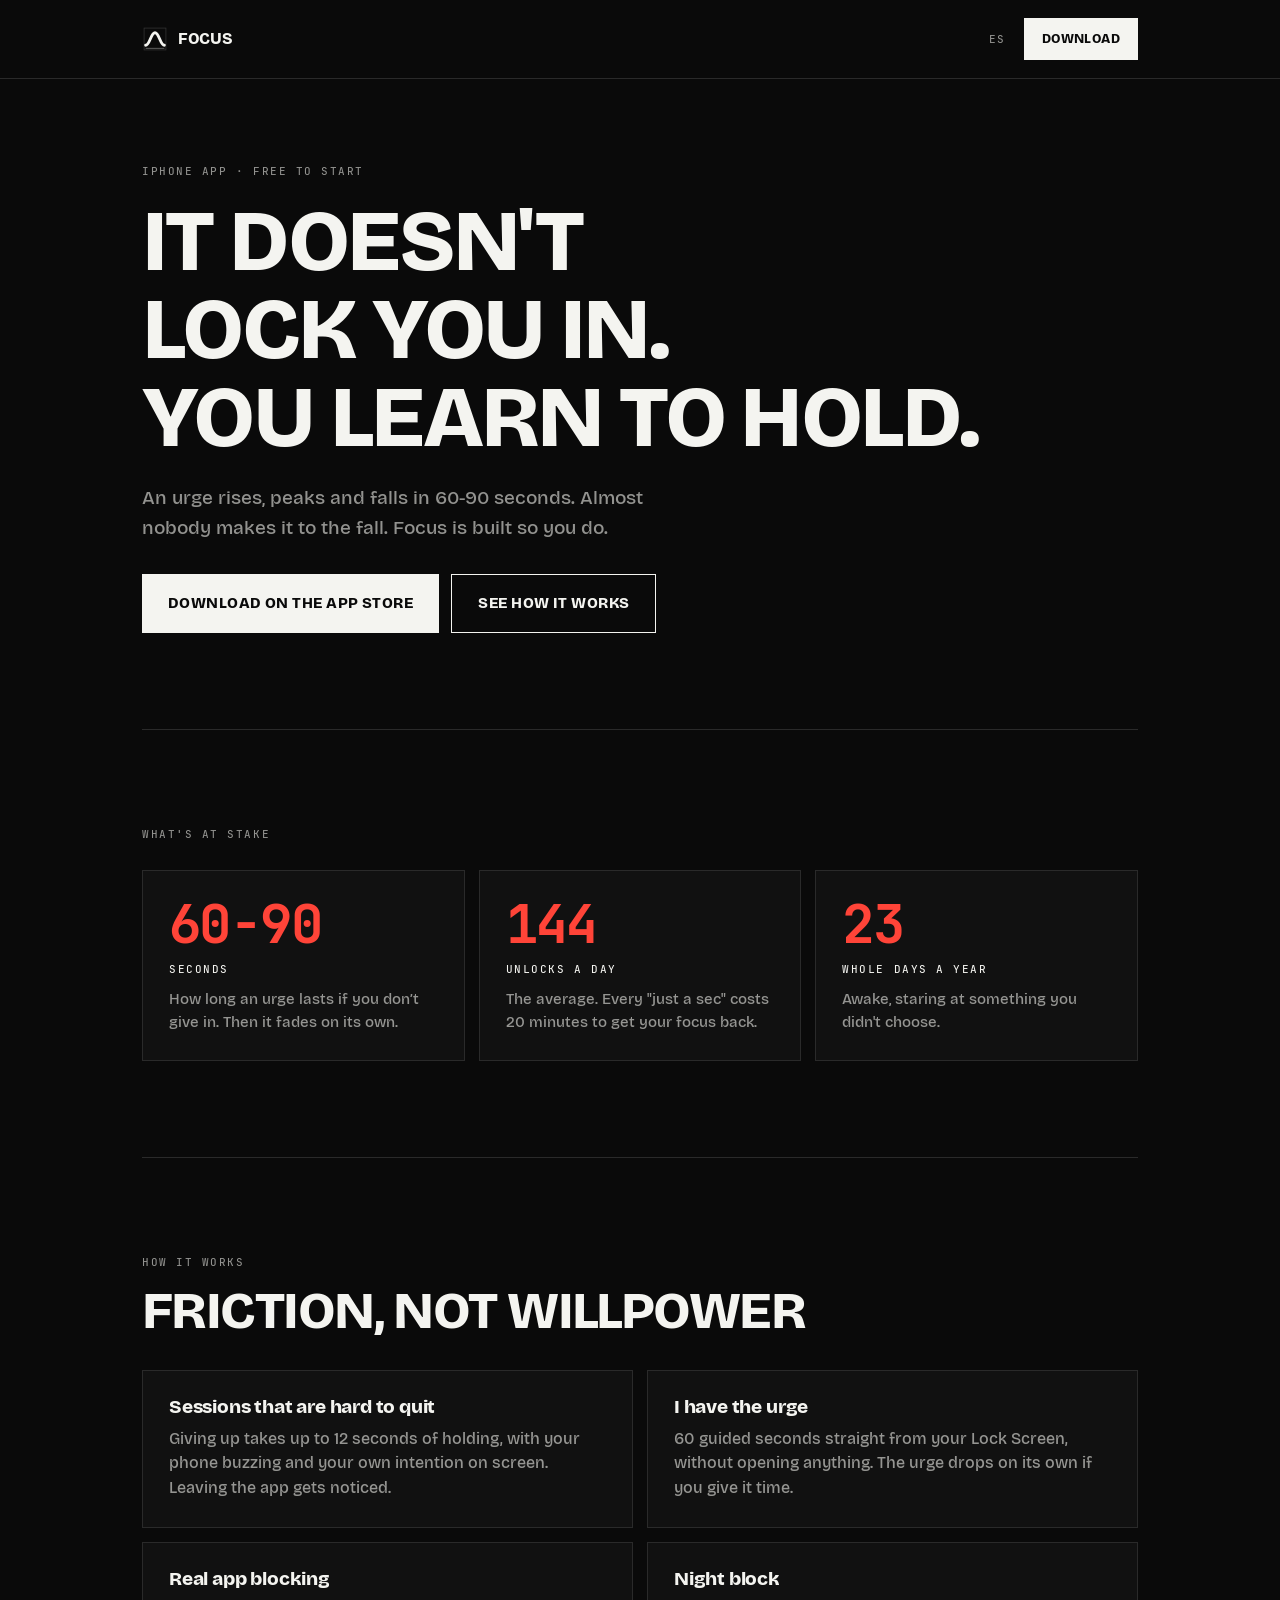
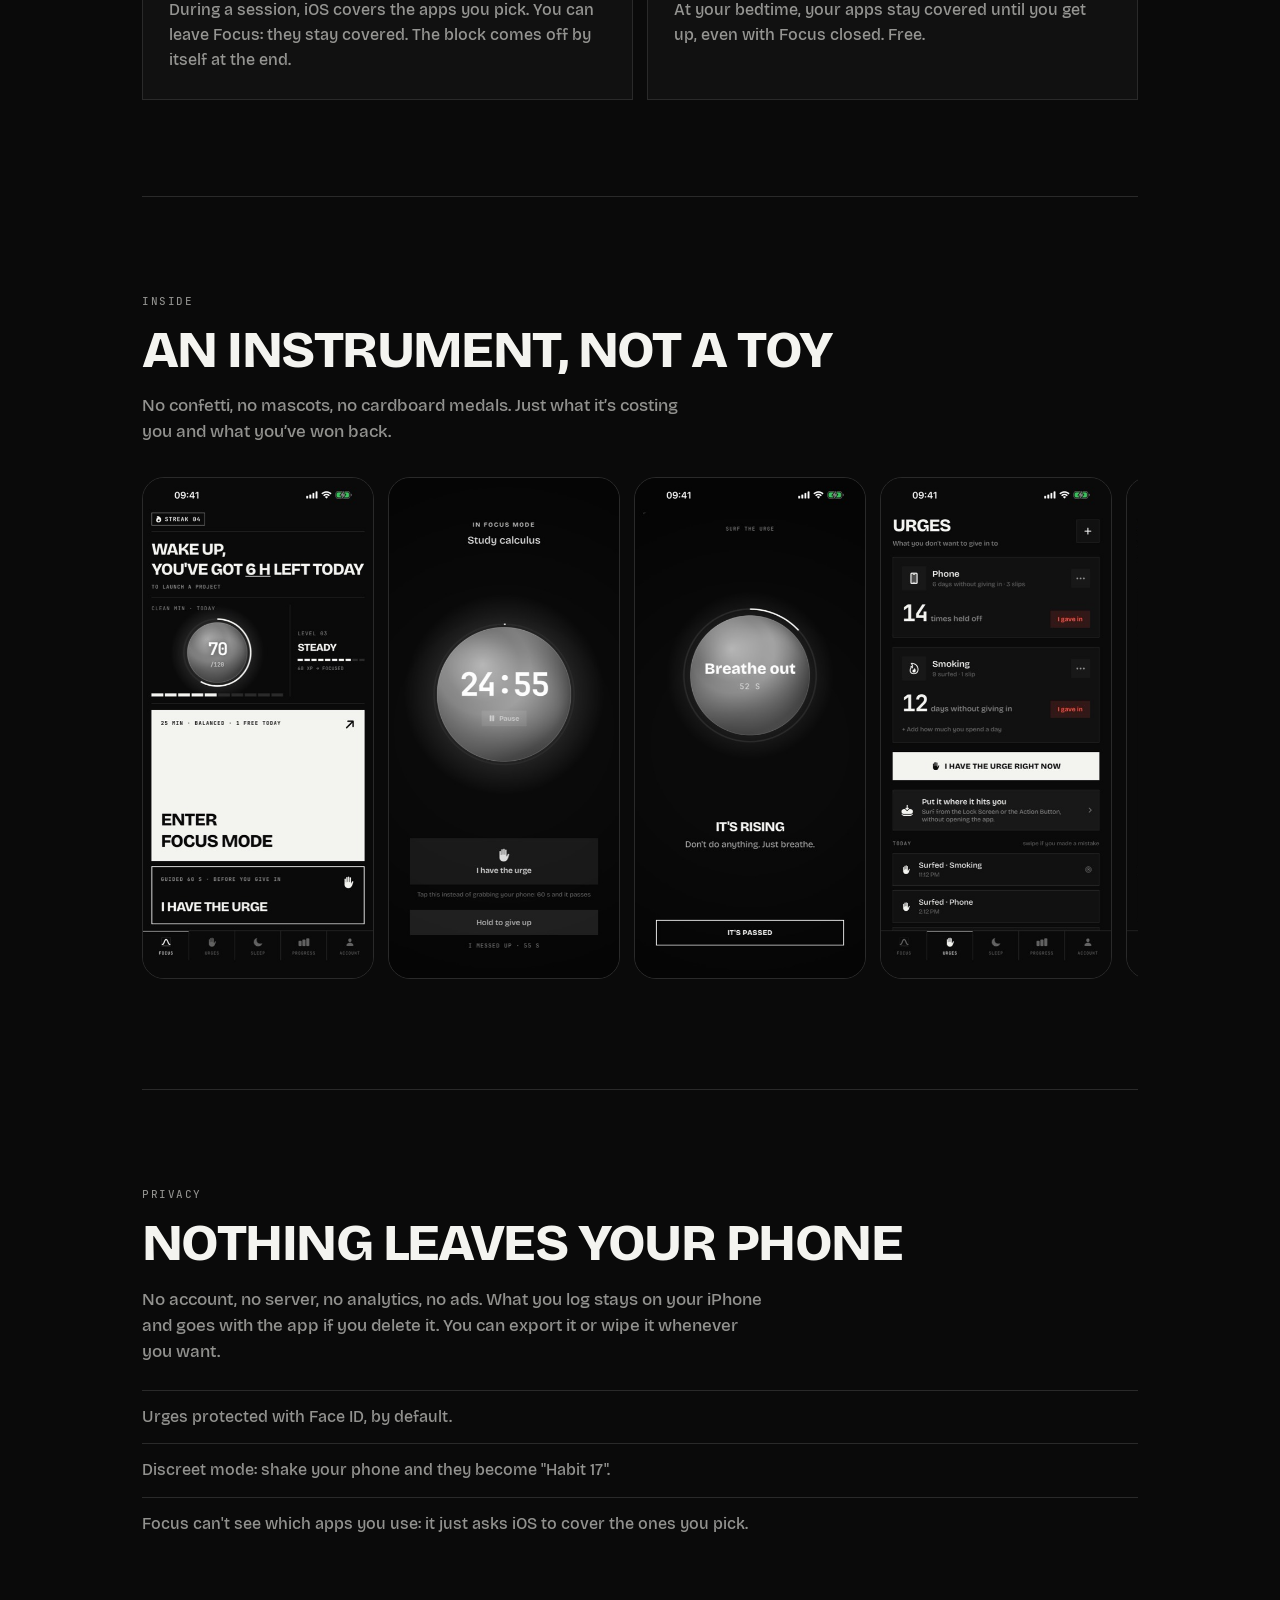
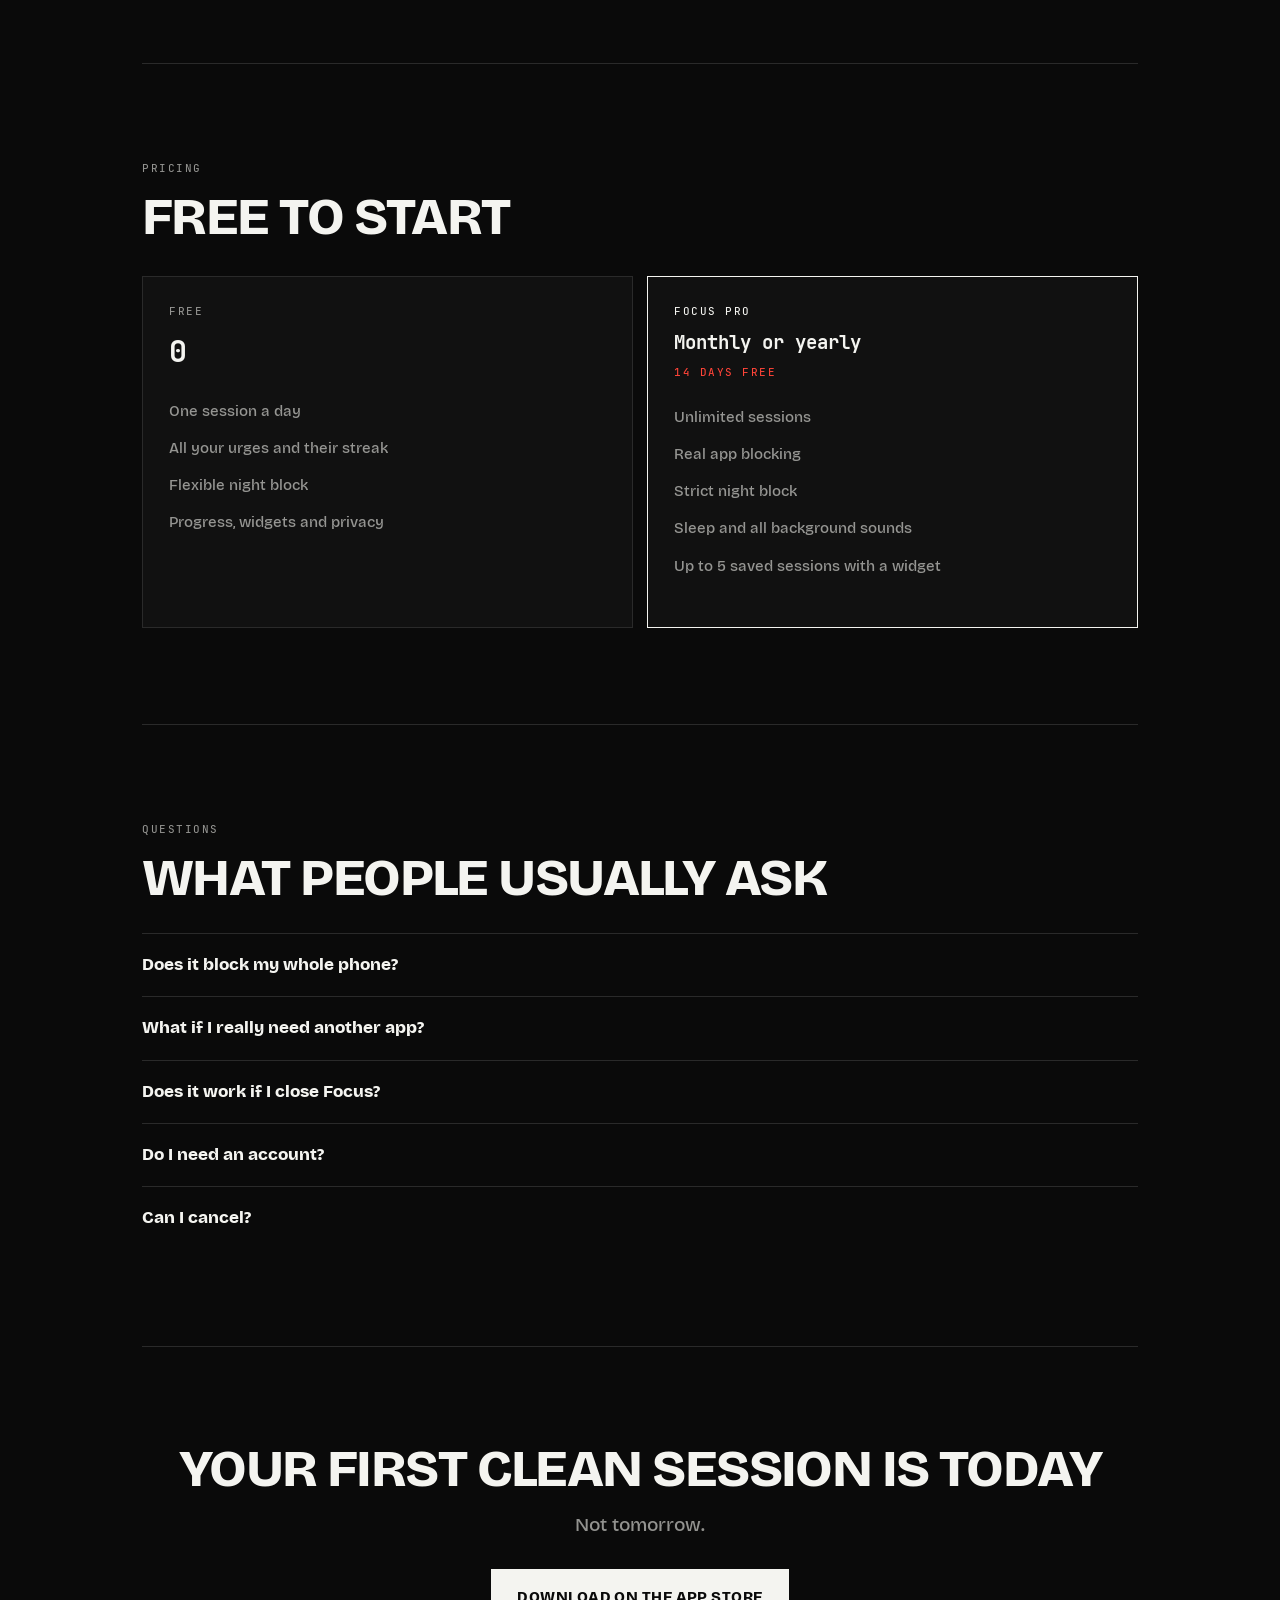
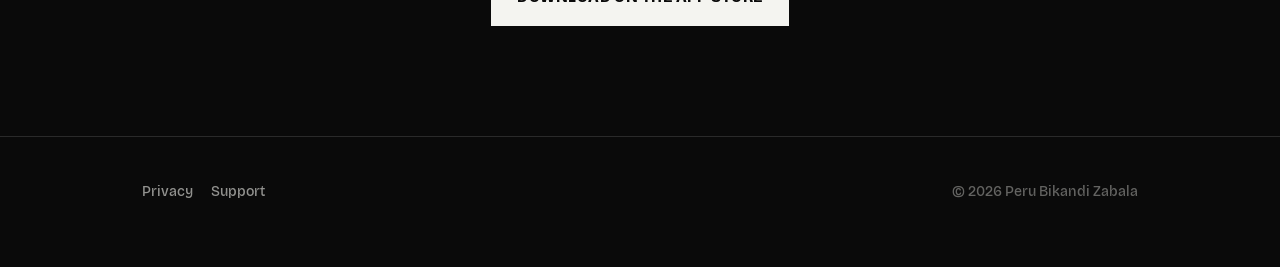
<file: en/index.html>
<!DOCTYPE html><html lang="en"><head><meta charSet="utf-8"/><meta name="viewport" content="width=device-width, initial-scale=1"/><link rel="stylesheet" href="/_next/static/chunks/274742wslwg5t.css" data-precedence="next"/><link rel="preload" as="script" fetchPriority="low" href="/_next/static/chunks/3l04zcqx63h3y.js"/><script src="/_next/static/chunks/2fikowd39_4xa.js" async=""></script><script src="/_next/static/chunks/0ot7g2oui7_nv.js" async=""></script><script src="/_next/static/chunks/turbopack-095xprxtc9fg6.js" async=""></script><script src="/_next/static/chunks/453cd1tlxz5wi.js" async=""></script><title>Focus: Lock in — It doesn&#x27;t lock you in. It teaches you to ride out the urge.</title><meta name="description" content="iPhone app. Sessions with real friction, 60 guided seconds when the urge hits, and a streak you can see. No account, no server, no ads."/><link rel="canonical" href="https://focus-app.xyz/en/"/><link rel="alternate" hrefLang="es" href="https://focus-app.xyz/"/><link rel="alternate" hrefLang="en" href="https://focus-app.xyz/en/"/><link rel="alternate" hrefLang="x-default" href="https://focus-app.xyz/"/><meta property="og:title" content="Focus: Lock in — It doesn&#x27;t lock you in. It teaches you to ride out the urge."/><meta property="og:description" content="iPhone app. Sessions with real friction, 60 guided seconds when the urge hits, and a streak you can see. No account, no server, no ads."/><meta property="og:locale" content="en_US"/><meta property="og:type" content="website"/><meta name="twitter:card" content="summary"/><meta name="twitter:title" content="Focus: Lock in — It doesn&#x27;t lock you in. It teaches you to ride out the urge."/><meta name="twitter:description" content="iPhone app. Sessions with real friction, 60 guided seconds when the urge hits, and a streak you can see. No account, no server, no ads."/><link rel="icon" href="/icon.svg"/><script src="/_next/static/chunks/0cz1d0mv5g_q7.js" noModule=""></script><meta property="og:image" content="https://focus-app.xyz/shots-en/01-home.jpg"/>
<meta property="og:image:width" content="414"/>
<meta property="og:image:height" content="900"/>
<meta name="twitter:image" content="https://focus-app.xyz/shots-en/01-home.jpg"/>
<script type="application/ld+json">
{"@context": "https://schema.org", "@type": "FAQPage", "mainEntity": [{"@type": "Question", "name": "Does it block my whole phone?", "acceptedAnswer": {"@type": "Answer", "text": "No. It only covers the apps you pick, and only during a session or the night block. Calls, maps and the camera stay there."}}, {"@type": "Question", "name": "What if I really need another app?", "acceptedAnswer": {"@type": "Answer", "text": "You say so before you start and the session stays clean. The point is deciding it cold, not halfway through."}}, {"@type": "Question", "name": "Does it work if I close Focus?", "acceptedAnswer": {"@type": "Answer", "text": "Yes. iOS applies the block, so it stays on with the app closed, and comes off by itself at the end."}}, {"@type": "Question", "name": "Do I need an account?", "acceptedAnswer": {"@type": "Answer", "text": "There's no account and no server. Nothing to remember and nothing that can leak."}}, {"@type": "Question", "name": "Can I cancel?", "acceptedAnswer": {"@type": "Answer", "text": "Anytime, in your Apple ID settings. The 14-day trial isn't charged if you cancel before it ends."}}]}
</script>
</head><body><div hidden=""><!--$--><!--/$--></div><header style="border-bottom:1px solid var(--stroke)"><main style="display:flex;align-items:center;justify-content:space-between;padding:18px 22px"><a href="/en" style="display:flex;align-items:center;gap:10px;text-decoration:none"><svg width="26" height="26" viewBox="0 0 100 100" fill="none" aria-hidden="true"><rect x="8" y="8" width="84" height="84" stroke="rgba(244,244,240,0.18)" stroke-width="3"></rect><path d="M14 74 C 30 74, 34 26, 50 26 S 70 74, 86 74" stroke="#F4F4F0" stroke-width="11" stroke-linecap="round"></path><rect x="14" y="84" width="72" height="4" fill="rgba(244,244,240,0.35)"></rect></svg><span style="font-weight:800;text-transform:uppercase;letter-spacing:-0.02em">Focus</span></a><div style="display:flex;align-items:center;gap:18px"><a href="/" class="label" style="text-decoration:none">ES</a><a href="https://apps.apple.com/app/id6813092476" class="cta" style="padding:11px 18px;font-size:13px">Download</a></div></main></header><main><section style="padding-top:84px"><p class="label">iPhone app · Free to start</p><h1 style="margin-top:18px"><span style="display:block">It doesn&#x27;t</span><span style="display:block">lock you in.</span><span style="display:block">You learn to hold.</span></h1><p style="margin-top:22px;max-width:560px;font-size:19px">An urge rises, peaks and falls in 60-90 seconds. Almost nobody makes it to the fall. Focus is built so you do.</p><div style="display:flex;gap:12px;flex-wrap:wrap;margin-top:32px"><a href="https://apps.apple.com/app/id6813092476" class="cta">Download on the App Store</a><a href="#how" class="cta ghost">See how it works</a></div></section><section><p class="label">What&#x27;s at stake</p><div class="grid three" style="margin-top:26px"><div class="card"><div class="big">60-90</div><p class="label" style="margin-top:10px;color:var(--text)">seconds</p><p style="margin-top:10px;font-size:15px">How long an urge lasts if you don’t give in. Then it fades on its own.</p></div><div class="card"><div class="big">144</div><p class="label" style="margin-top:10px;color:var(--text)">unlocks a day</p><p style="margin-top:10px;font-size:15px">The average. Every &quot;just a sec&quot; costs 20 minutes to get your focus back.</p></div><div class="card"><div class="big">23</div><p class="label" style="margin-top:10px;color:var(--text)">whole days a year</p><p style="margin-top:10px;font-size:15px">Awake, staring at something you didn&#x27;t choose.</p></div></div></section><section id="how"><p class="label">How it works</p><h2 style="margin-top:14px">Friction, not willpower</h2><div class="grid two" style="margin-top:32px"><div class="card"><h3>Sessions that are hard to quit</h3><p style="margin-top:10px;font-size:16px">Giving up takes up to 12 seconds of holding, with your phone buzzing and your own intention on screen. Leaving the app gets noticed.</p></div><div class="card"><h3>I have the urge</h3><p style="margin-top:10px;font-size:16px">60 guided seconds straight from your Lock Screen, without opening anything. The urge drops on its own if you give it time.</p></div><div class="card"><h3>Real app blocking</h3><p style="margin-top:10px;font-size:16px">During a session, iOS covers the apps you pick. You can leave Focus: they stay covered. The block comes off by itself at the end.</p></div><div class="card"><h3>Night block</h3><p style="margin-top:10px;font-size:16px">At your bedtime, your apps stay covered until you get up, even with Focus closed. Free.</p></div></div></section><section><p class="label">Inside</p><h2 style="margin-top:14px">An instrument, not a toy</h2><p style="margin-top:16px;max-width:560px">No confetti, no mascots, no cardboard medals. Just what it’s costing you and what you’ve won back.</p><div class="shots" style="margin-top:32px"><img src="/shots-en/01-home.jpg" alt="Focus: Lock in home screen on iPhone" loading="lazy"/><img src="/shots-en/02-session.jpg" alt="Focus session in progress" loading="lazy"/><img src="/shots-en/03-urge.jpg" alt="60-second guided urge surf in Focus" loading="lazy"/><img src="/shots-en/04-urges.jpg" alt="History of urges resisted in Focus" loading="lazy"/><img src="/shots-en/05-progress.jpg" alt="Focus session streak and progress" loading="lazy"/><img src="/shots-en/06-sleep.jpg" alt="Focus night block for better sleep" loading="lazy"/></div></section><section><p class="label">Privacy</p><h2 style="margin-top:14px">Nothing leaves your phone</h2><p style="margin-top:16px;max-width:620px">No account, no server, no analytics, no ads. What you log stays on your iPhone and goes with the app if you delete it. You can export it or wipe it whenever you want.</p><ul style="margin-top:24px;padding-left:0;list-style:none"><li style="color:var(--text2);padding:14px 0;border-top:1px solid var(--stroke);font-size:16px">Urges protected with Face ID, by default.</li><li style="color:var(--text2);padding:14px 0;border-top:1px solid var(--stroke);font-size:16px">Discreet mode: shake your phone and they become &quot;Habit 17&quot;.</li><li style="color:var(--text2);padding:14px 0;border-top:1px solid var(--stroke);font-size:16px">Focus can&#x27;t see which apps you use: it just asks iOS to cover the ones you pick.</li></ul></section><section><p class="label">Pricing</p><h2 style="margin-top:14px">Free to start</h2><div class="grid two" style="margin-top:32px"><div class="card"><p class="label">Free</p><div style="font-family:JetBrains, monospace;font-size:30px;font-weight:700;margin-top:8px">0</div><ul style="padding-left:0;list-style:none;margin-top:18px"><li style="color:var(--text2);padding:7px 0;font-size:15px">One session a day</li><li style="color:var(--text2);padding:7px 0;font-size:15px">All your urges and their streak</li><li style="color:var(--text2);padding:7px 0;font-size:15px">Flexible night block</li><li style="color:var(--text2);padding:7px 0;font-size:15px">Progress, widgets and privacy</li></ul></div><div class="card" style="border-color:var(--text)"><p class="label" style="color:var(--text)">Focus Pro</p><div style="font-family:JetBrains, monospace;font-size:19px;font-weight:700;margin-top:8px">Monthly or yearly</div><p class="label" style="margin-top:6px;color:var(--coral)">14 days free</p><ul style="padding-left:0;list-style:none;margin-top:18px"><li style="color:var(--text2);padding:7px 0;font-size:15px">Unlimited sessions</li><li style="color:var(--text2);padding:7px 0;font-size:15px">Real app blocking</li><li style="color:var(--text2);padding:7px 0;font-size:15px">Strict night block</li><li style="color:var(--text2);padding:7px 0;font-size:15px">Sleep and all background sounds</li><li style="color:var(--text2);padding:7px 0;font-size:15px">Up to 5 saved sessions with a widget</li></ul></div></div></section><section><p class="label">Questions</p><h2 style="margin-top:14px">What people usually ask</h2><div style="margin-top:28px"><details style="border-top:1px solid var(--stroke);padding:18px 0"><summary style="cursor:pointer;font-weight:800;font-size:17px;list-style:none">Does it block my whole phone?</summary><p style="margin-top:12px;max-width:640px">No. It only covers the apps you pick, and only during a session or the night block. Calls, maps and the camera stay there.</p></details><details style="border-top:1px solid var(--stroke);padding:18px 0"><summary style="cursor:pointer;font-weight:800;font-size:17px;list-style:none">What if I really need another app?</summary><p style="margin-top:12px;max-width:640px">You say so before you start and the session stays clean. The point is deciding it cold, not halfway through.</p></details><details style="border-top:1px solid var(--stroke);padding:18px 0"><summary style="cursor:pointer;font-weight:800;font-size:17px;list-style:none">Does it work if I close Focus?</summary><p style="margin-top:12px;max-width:640px">Yes. iOS applies the block, so it stays on with the app closed, and comes off by itself at the end.</p></details><details style="border-top:1px solid var(--stroke);padding:18px 0"><summary style="cursor:pointer;font-weight:800;font-size:17px;list-style:none">Do I need an account?</summary><p style="margin-top:12px;max-width:640px">There&#x27;s no account and no server. Nothing to remember and nothing that can leak.</p></details><details style="border-top:1px solid var(--stroke);padding:18px 0"><summary style="cursor:pointer;font-weight:800;font-size:17px;list-style:none">Can I cancel?</summary><p style="margin-top:12px;max-width:640px">Anytime, in your Apple ID settings. The 14-day trial isn&#x27;t charged if you cancel before it ends.</p></details></div></section><section style="text-align:center;padding-bottom:110px"><h2>Your first clean session is today</h2><p style="margin-top:14px;font-size:19px">Not tomorrow.</p><a href="https://apps.apple.com/app/id6813092476" class="cta" style="margin-top:30px">Download on the App Store</a></section></main><footer><main style="display:flex;flex-wrap:wrap;gap:14px;justify-content:space-between"><div><a href="/privacy-en.html">Privacy</a><a href="/support-en.html">Support</a></div><div>© 2026 Peru Bikandi Zabala</div></main></footer><!--$--><!--/$--><script src="/_next/static/chunks/3l04zcqx63h3y.js" id="_R_" async=""></script><script>(self.__next_f=self.__next_f||[]).push([0])</script><script>self.__next_f.push([1,"1:\"$Sreact.fragment\"\n2:I[39756,[\"/_next/static/chunks/453cd1tlxz5wi.js\"],\"default\"]\n3:I[37457,[\"/_next/static/chunks/453cd1tlxz5wi.js\"],\"default\"]\n12:I[68027,[\"/_next/static/chunks/453cd1tlxz5wi.js\"],\"default\",1]\n:HL[\"/_next/static/chunks/274742wslwg5t.css\",\"style\"]\n10:X\n"])</script><script>self.__next_f.push([1,"0:{\"P\":null,\"c\":[\"\",\"en\",\"\"],\"q\":\"\",\"i\":false,\"f\":[[[\"\",{\"children\":[\"en\",{\"children\":[\"__PAGE__\",{},\"$undefined\",\"$undefined\",4608]},\"$undefined\",\"$undefined\",4608]},\"$undefined\",\"$undefined\",4624],[[\"$\",\"$1\",\"c\",{\"children\":[[[\"$\",\"link\",\"0\",{\"rel\":\"stylesheet\",\"href\":\"/_next/static/chunks/274742wslwg5t.css\",\"precedence\":\"next\",\"crossOrigin\":\"$undefined\",\"nonce\":\"$undefined\"}],[\"$\",\"script\",\"script-0\",{\"src\":\"/_next/static/chunks/453cd1tlxz5wi.js\",\"async\":true,\"nonce\":\"$undefined\"}]],[\"$\",\"html\",null,{\"lang\":\"es\",\"children\":[\"$\",\"body\",null,{\"children\":[\"$\",\"$L2\",null,{\"parallelRouterKey\":\"children\",\"error\":\"$undefined\",\"errorStyles\":\"$undefined\",\"errorScripts\":\"$undefined\",\"template\":[\"$\",\"$L3\",null,{}],\"templateStyles\":\"$undefined\",\"templateScripts\":\"$undefined\",\"notFound\":[[[\"$\",\"title\",null,{\"children\":\"404: This page could not be found.\"}],[\"$\",\"div\",null,{\"style\":{\"fontFamily\":\"system-ui,\\\"Segoe UI\\\",Roboto,Helvetica,Arial,sans-serif,\\\"Apple Color Emoji\\\",\\\"Segoe UI Emoji\\\"\",\"height\":\"100vh\",\"textAlign\":\"center\",\"display\":\"flex\",\"flexDirection\":\"column\",\"alignItems\":\"center\",\"justifyContent\":\"center\"},\"children\":[\"$\",\"div\",null,{\"children\":[[\"$\",\"style\",null,{\"dangerouslySetInnerHTML\":{\"__html\":\"body{color:#000;background:#fff;margin:0}.next-error-h1{border-right:1px solid rgba(0,0,0,.3)}@media (prefers-color-scheme:dark){body{color:#fff;background:#000}.next-error-h1{border-right:1px solid rgba(255,255,255,.3)}}\"}}],[\"$\",\"h1\",null,{\"className\":\"next-error-h1\",\"style\":{\"display\":\"inline-block\",\"margin\":\"0 20px 0 0\",\"padding\":\"0 23px 0 0\",\"fontSize\":24,\"fontWeight\":500,\"verticalAlign\":\"top\",\"lineHeight\":\"49px\"},\"children\":404}],[\"$\",\"div\",null,{\"style\":{\"display\":\"inline-block\"},\"children\":[\"$\",\"h2\",null,{\"style\":{\"fontSize\":14,\"fontWeight\":400,\"lineHeight\":\"49px\",\"margin\":0},\"children\":\"This page could not be found.\"}]}]]}]}]],[]],\"forbidden\":\"$undefined\",\"unauthorized\":\"$undefined\"}]}]}]]}],{\"children\":[[\"$\",\"$1\",\"c\",{\"children\":[null,[\"$\",\"$L2\",null,{\"parallelRouterKey\":\"children\",\"error\":\"$undefined\",\"errorStyles\":\"$undefined\",\"errorScripts\":\"$undefined\",\"template\":[\"$\",\"$L3\",null,{}],\"templateStyles\":\"$undefined\",\"templateScripts\":\"$undefined\",\"notFound\":\"$undefined\",\"forbidden\":\"$undefined\",\"unauthorized\":\"$undefined\"}]]}],{\"children\":[[\"$\",\"$1\",\"c\",{\"children\":[[[\"$\",\"header\",null,{\"style\":{\"borderBottom\":\"1px solid var(--stroke)\"},\"children\":[\"$\",\"main\",null,{\"style\":{\"display\":\"flex\",\"alignItems\":\"center\",\"justifyContent\":\"space-between\",\"padding\":\"18px 22px\"},\"children\":[[\"$\",\"a\",null,{\"href\":\"/en\",\"style\":{\"display\":\"flex\",\"alignItems\":\"center\",\"gap\":10,\"textDecoration\":\"none\"},\"children\":[[\"$\",\"svg\",null,{\"width\":26,\"height\":26,\"viewBox\":\"0 0 100 100\",\"fill\":\"none\",\"aria-hidden\":\"true\",\"children\":[[\"$\",\"rect\",null,{\"x\":\"8\",\"y\":\"8\",\"width\":\"84\",\"height\":\"84\",\"stroke\":\"rgba(244,244,240,0.18)\",\"strokeWidth\":\"3\"}],[\"$\",\"path\",null,{\"d\":\"M14 74 C 30 74, 34 26, 50 26 S 70 74, 86 74\",\"stroke\":\"#F4F4F0\",\"strokeWidth\":\"11\",\"strokeLinecap\":\"round\"}],[\"$\",\"rect\",null,{\"x\":\"14\",\"y\":\"84\",\"width\":\"72\",\"height\":\"4\",\"fill\":\"rgba(244,244,240,0.35)\"}]]}],[\"$\",\"span\",null,{\"style\":{\"fontWeight\":800,\"textTransform\":\"uppercase\",\"letterSpacing\":\"-0.02em\"},\"children\":\"Focus\"}]]}],[\"$\",\"div\",null,{\"style\":{\"display\":\"flex\",\"alignItems\":\"center\",\"gap\":18},\"children\":[[\"$\",\"a\",null,{\"href\":\"/\",\"className\":\"label\",\"style\":{\"textDecoration\":\"none\"},\"children\":\"ES\"}],[\"$\",\"a\",null,{\"href\":\"https://apps.apple.com/app/id6813092476\",\"className\":\"cta\",\"style\":{\"padding\":\"11px 18px\",\"fontSize\":13},\"children\":\"Download\"}]]}]]}]}],[\"$\",\"main\",null,{\"children\":[[\"$\",\"section\",null,{\"style\":{\"paddingTop\":84},\"children\":[[\"$\",\"p\",null,{\"className\":\"label\",\"children\":\"iPhone app · Free to start\"}],[\"$\",\"h1\",null,{\"style\":{\"marginTop\":18},\"children\":[[\"$\",\"span\",\"0\",{\"style\":{\"display\":\"block\"},\"children\":\"It doesn't\"}],[\"$\",\"span\",\"1\",{\"style\":{\"display\":\"block\"},\"children\":\"lock you in.\"}],[\"$\",\"span\",\"2\",{\"style\":{\"display\":\"block\"},\"children\":\"You learn to hold.\"}]]}],[\"$\",\"p\",null,{\"style\":{\"marginTop\":22,\"maxWidth\":560,\"fontSize\":19},\"children\":\"An urge rises, peaks and falls in 60-90 seconds. Almost nobody makes it to the fall. Focus is built so you do.\"}],[\"$\",\"div\",null,{\"style\":{\"display\":\"flex\",\"gap\":12,\"flexWrap\":\"wrap\",\"marginTop\":32},\"children\":[[\"$\",\"a\",null,{\"href\":\"https://apps.apple.com/app/id6813092476\",\"className\":\"cta\",\"children\":\"Download on the App Store\"}],[\"$\",\"a\",null,{\"href\":\"#how\",\"className\":\"cta ghost\",\"children\":\"See how it works\"}]]}]]}],[\"$\",\"section\",null,{\"children\":[[\"$\",\"p\",null,{\"className\":\"label\",\"children\":\"What's at stake\"}],[\"$\",\"div\",null,{\"className\":\"grid three\",\"style\":{\"marginTop\":26},\"children\":[[\"$\",\"div\",\"seconds\",{\"className\":\"card\",\"children\":[[\"$\",\"div\",null,{\"className\":\"big\",\"children\":\"60-90\"}],[\"$\",\"p\",null,{\"className\":\"label\",\"style\":{\"marginTop\":10,\"color\":\"var(--text)\"},\"children\":\"seconds\"}],[\"$\",\"p\",null,{\"style\":{\"marginTop\":10,\"fontSize\":15},\"children\":\"How long an urge lasts if you don’t give in. Then it fades on its own.\"}]]}],[\"$\",\"div\",\"unlocks a day\",{\"className\":\"card\",\"children\":[\"$L4\",\"$L5\",\"$L6\"]}],\"$L7\"]}]]}],\"$L8\",\"$L9\",\"$La\",\"$Lb\",\"$Lc\",\"$Ld\"]}],\"$Le\"],null,\"$Lf\"]}],{},null,false,null]},null,false,\"$10\"]},null,false,null],\"$L11\",false]],\"m\":\"$undefined\",\"G\":[\"$12\",[\"$L13\"]],\"S\":true,\"h\":null,\"r\":\"$undefined\",\"s\":\"$undefined\",\"a\":\"$undefined\",\"l\":\"$undefined\",\"p\":\"$undefined\",\"d\":\"$undefined\",\"b\":\"D1lwNdp8C1sit2CxFs-d8\"}\n"])</script><script>self.__next_f.push([1,"14:I[97367,[\"/_next/static/chunks/453cd1tlxz5wi.js\"],\"OutletBoundary\"]\n15:\"$Sreact.suspense\"\n17:I[97367,[\"/_next/static/chunks/453cd1tlxz5wi.js\"],\"ViewportBoundary\"]\n19:I[97367,[\"/_next/static/chunks/453cd1tlxz5wi.js\"],\"MetadataBoundary\"]\n4:[\"$\",\"div\",null,{\"className\":\"big\",\"children\":\"144\"}]\n5:[\"$\",\"p\",null,{\"className\":\"label\",\"style\":{\"marginTop\":10,\"color\":\"var(--text)\"},\"children\":\"unlocks a day\"}]\n6:[\"$\",\"p\",null,{\"style\":{\"marginTop\":10,\"fontSize\":15},\"children\":\"The average. Every \\\"just a sec\\\" costs 20 minutes to get your focus back.\"}]\n7:[\"$\",\"div\",\"whole days a year\",{\"className\":\"card\",\"children\":[[\"$\",\"div\",null,{\"className\":\"big\",\"children\":\"23\"}],[\"$\",\"p\",null,{\"className\":\"label\",\"style\":{\"marginTop\":10,\"color\":\"var(--text)\"},\"children\":\"whole days a year\"}],[\"$\",\"p\",null,{\"style\":{\"marginTop\":10,\"fontSize\":15},\"children\":\"Awake, staring at something you didn't choose.\"}]]}]\n"])</script><script>self.__next_f.push([1,"8:[\"$\",\"section\",null,{\"id\":\"how\",\"children\":[[\"$\",\"p\",null,{\"className\":\"label\",\"children\":\"How it works\"}],[\"$\",\"h2\",null,{\"style\":{\"marginTop\":14},\"children\":\"Friction, not willpower\"}],[\"$\",\"div\",null,{\"className\":\"grid two\",\"style\":{\"marginTop\":32},\"children\":[[\"$\",\"div\",\"Sessions that are hard to quit\",{\"className\":\"card\",\"children\":[[\"$\",\"h3\",null,{\"children\":\"Sessions that are hard to quit\"}],[\"$\",\"p\",null,{\"style\":{\"marginTop\":10,\"fontSize\":16},\"children\":\"Giving up takes up to 12 seconds of holding, with your phone buzzing and your own intention on screen. Leaving the app gets noticed.\"}]]}],[\"$\",\"div\",\"I have the urge\",{\"className\":\"card\",\"children\":[[\"$\",\"h3\",null,{\"children\":\"I have the urge\"}],[\"$\",\"p\",null,{\"style\":{\"marginTop\":10,\"fontSize\":16},\"children\":\"60 guided seconds straight from your Lock Screen, without opening anything. The urge drops on its own if you give it time.\"}]]}],[\"$\",\"div\",\"Real app blocking\",{\"className\":\"card\",\"children\":[[\"$\",\"h3\",null,{\"children\":\"Real app blocking\"}],[\"$\",\"p\",null,{\"style\":{\"marginTop\":10,\"fontSize\":16},\"children\":\"During a session, iOS covers the apps you pick. You can leave Focus: they stay covered. The block comes off by itself at the end.\"}]]}],[\"$\",\"div\",\"Night block\",{\"className\":\"card\",\"children\":[[\"$\",\"h3\",null,{\"children\":\"Night block\"}],[\"$\",\"p\",null,{\"style\":{\"marginTop\":10,\"fontSize\":16},\"children\":\"At your bedtime, your apps stay covered until you get up, even with Focus closed. Free.\"}]]}]]}]]}]\n"])</script><script>self.__next_f.push([1,"9:[\"$\",\"section\",null,{\"children\":[[\"$\",\"p\",null,{\"className\":\"label\",\"children\":\"Inside\"}],[\"$\",\"h2\",null,{\"style\":{\"marginTop\":14},\"children\":\"An instrument, not a toy\"}],[\"$\",\"p\",null,{\"style\":{\"marginTop\":16,\"maxWidth\":560},\"children\":\"No confetti, no mascots, no cardboard medals. Just what it’s costing you and what you’ve won back.\"}],[\"$\",\"div\",null,{\"className\":\"shots\",\"style\":{\"marginTop\":32},\"children\":[[\"$\",\"img\",\"01-home.jpg\",{\"src\":\"/shots-en/01-home.jpg\",\"alt\":\"\",\"loading\":\"lazy\"}],[\"$\",\"img\",\"02-session.jpg\",{\"src\":\"/shots-en/02-session.jpg\",\"alt\":\"\",\"loading\":\"lazy\"}],[\"$\",\"img\",\"03-urge.jpg\",{\"src\":\"/shots-en/03-urge.jpg\",\"alt\":\"\",\"loading\":\"lazy\"}],[\"$\",\"img\",\"04-urges.jpg\",{\"src\":\"/shots-en/04-urges.jpg\",\"alt\":\"\",\"loading\":\"lazy\"}],[\"$\",\"img\",\"05-progress.jpg\",{\"src\":\"/shots-en/05-progress.jpg\",\"alt\":\"\",\"loading\":\"lazy\"}],[\"$\",\"img\",\"06-sleep.jpg\",{\"src\":\"/shots-en/06-sleep.jpg\",\"alt\":\"\",\"loading\":\"lazy\"}]]}]]}]\na:[\"$\",\"section\",null,{\"children\":[[\"$\",\"p\",null,{\"className\":\"label\",\"children\":\"Privacy\"}],[\"$\",\"h2\",null,{\"style\":{\"marginTop\":14},\"children\":\"Nothing leaves your phone\"}],[\"$\",\"p\",null,{\"style\":{\"marginTop\":16,\"maxWidth\":620},\"children\":\"No account, no server, no analytics, no ads. What you log stays on your iPhone and goes with the app if you delete it. You can export it or wipe it whenever you want.\"}],[\"$\",\"ul\",null,{\"style\":{\"marginTop\":24,\"paddingLeft\":0,\"listStyle\":\"none\"},\"children\":[[\"$\",\"li\",\"Urges protected with Face ID, by default.\",{\"style\":{\"color\":\"var(--text2)\",\"padding\":\"14px 0\",\"borderTop\":\"1px solid var(--stroke)\",\"fontSize\":16},\"children\":\"Urges protected with Face ID, by default.\"}],[\"$\",\"li\",\"Discreet mode: shake your phone and they become \\\"Habit 17\\\".\",{\"style\":{\"color\":\"var(--text2)\",\"padding\":\"14px 0\",\"borderTop\":\"1px solid var(--stroke)\",\"fontSize\":16},\"children\":\"Discreet mode: shake your phone and they become \\\"Habit 17\\\".\"}],[\"$\",\"li\",\"Focus can't see which apps you use: it just asks iOS to cover the ones you pick.\",{\"style\":{\"color\":\"var(--text2)\",\"padding\":\"14px 0\",\"borderTop\":\"1px solid var(--stroke)\",\"fontSize\":16},\"children\":\"Focus can't see which apps you use: it just asks iOS to cover the ones you pick.\"}]]}]]}]\n"])</script><script>self.__next_f.push([1,"b:[\"$\",\"section\",null,{\"children\":[[\"$\",\"p\",null,{\"className\":\"label\",\"children\":\"Pricing\"}],[\"$\",\"h2\",null,{\"style\":{\"marginTop\":14},\"children\":\"Free to start\"}],[\"$\",\"div\",null,{\"className\":\"grid two\",\"style\":{\"marginTop\":32},\"children\":[[\"$\",\"div\",null,{\"className\":\"card\",\"children\":[[\"$\",\"p\",null,{\"className\":\"label\",\"children\":\"Free\"}],[\"$\",\"div\",null,{\"style\":{\"fontFamily\":\"JetBrains, monospace\",\"fontSize\":30,\"fontWeight\":700,\"marginTop\":8},\"children\":\"0\"}],[\"$\",\"ul\",null,{\"style\":{\"paddingLeft\":0,\"listStyle\":\"none\",\"marginTop\":18},\"children\":[[\"$\",\"li\",\"One session a day\",{\"style\":{\"color\":\"var(--text2)\",\"padding\":\"7px 0\",\"fontSize\":15},\"children\":\"One session a day\"}],[\"$\",\"li\",\"All your urges and their streak\",{\"style\":{\"color\":\"var(--text2)\",\"padding\":\"7px 0\",\"fontSize\":15},\"children\":\"All your urges and their streak\"}],[\"$\",\"li\",\"Flexible night block\",{\"style\":{\"color\":\"var(--text2)\",\"padding\":\"7px 0\",\"fontSize\":15},\"children\":\"Flexible night block\"}],[\"$\",\"li\",\"Progress, widgets and privacy\",{\"style\":{\"color\":\"var(--text2)\",\"padding\":\"7px 0\",\"fontSize\":15},\"children\":\"Progress, widgets and privacy\"}]]}]]}],[\"$\",\"div\",null,{\"className\":\"card\",\"style\":{\"borderColor\":\"var(--text)\"},\"children\":[[\"$\",\"p\",null,{\"className\":\"label\",\"style\":{\"color\":\"var(--text)\"},\"children\":\"Focus Pro\"}],[\"$\",\"div\",null,{\"style\":{\"fontFamily\":\"JetBrains, monospace\",\"fontSize\":19,\"fontWeight\":700,\"marginTop\":8},\"children\":\"Monthly or yearly\"}],[\"$\",\"p\",null,{\"className\":\"label\",\"style\":{\"marginTop\":6,\"color\":\"var(--coral)\"},\"children\":\"14 days free\"}],[\"$\",\"ul\",null,{\"style\":{\"paddingLeft\":0,\"listStyle\":\"none\",\"marginTop\":18},\"children\":[[\"$\",\"li\",\"Unlimited sessions\",{\"style\":{\"color\":\"var(--text2)\",\"padding\":\"7px 0\",\"fontSize\":15},\"children\":\"Unlimited sessions\"}],[\"$\",\"li\",\"Real app blocking\",{\"style\":{\"color\":\"var(--text2)\",\"padding\":\"7px 0\",\"fontSize\":15},\"children\":\"Real app blocking\"}],[\"$\",\"li\",\"Strict night block\",{\"style\":{\"color\":\"var(--text2)\",\"padding\":\"7px 0\",\"fontSize\":15},\"children\":\"Strict night block\"}],[\"$\",\"li\",\"Sleep and all background sounds\",{\"style\":{\"color\":\"var(--text2)\",\"padding\":\"7px 0\",\"fontSize\":15},\"children\":\"Sleep and all background sounds\"}],[\"$\",\"li\",\"Up to 5 saved sessions with a widget\",{\"style\":{\"color\":\"var(--text2)\",\"padding\":\"7px 0\",\"fontSize\":15},\"children\":\"Up to 5 saved sessions with a widget\"}]]}]]}]]}]]}]\n"])</script><script>self.__next_f.push([1,"c:[\"$\",\"section\",null,{\"children\":[[\"$\",\"p\",null,{\"className\":\"label\",\"children\":\"Questions\"}],[\"$\",\"h2\",null,{\"style\":{\"marginTop\":14},\"children\":\"What people usually ask\"}],[\"$\",\"div\",null,{\"style\":{\"marginTop\":28},\"children\":[[\"$\",\"details\",\"Does it block my whole phone?\",{\"style\":{\"borderTop\":\"1px solid var(--stroke)\",\"padding\":\"18px 0\"},\"children\":[[\"$\",\"summary\",null,{\"style\":{\"cursor\":\"pointer\",\"fontWeight\":800,\"fontSize\":17,\"listStyle\":\"none\"},\"children\":\"Does it block my whole phone?\"}],[\"$\",\"p\",null,{\"style\":{\"marginTop\":12,\"maxWidth\":640},\"children\":\"No. It only covers the apps you pick, and only during a session or the night block. Calls, maps and the camera stay there.\"}]]}],[\"$\",\"details\",\"What if I really need another app?\",{\"style\":{\"borderTop\":\"1px solid var(--stroke)\",\"padding\":\"18px 0\"},\"children\":[[\"$\",\"summary\",null,{\"style\":{\"cursor\":\"pointer\",\"fontWeight\":800,\"fontSize\":17,\"listStyle\":\"none\"},\"children\":\"What if I really need another app?\"}],[\"$\",\"p\",null,{\"style\":{\"marginTop\":12,\"maxWidth\":640},\"children\":\"You say so before you start and the session stays clean. The point is deciding it cold, not halfway through.\"}]]}],[\"$\",\"details\",\"Does it work if I close Focus?\",{\"style\":{\"borderTop\":\"1px solid var(--stroke)\",\"padding\":\"18px 0\"},\"children\":[[\"$\",\"summary\",null,{\"style\":{\"cursor\":\"pointer\",\"fontWeight\":800,\"fontSize\":17,\"listStyle\":\"none\"},\"children\":\"Does it work if I close Focus?\"}],[\"$\",\"p\",null,{\"style\":{\"marginTop\":12,\"maxWidth\":640},\"children\":\"Yes. iOS applies the block, so it stays on with the app closed, and comes off by itself at the end.\"}]]}],[\"$\",\"details\",\"Do I need an account?\",{\"style\":{\"borderTop\":\"1px solid var(--stroke)\",\"padding\":\"18px 0\"},\"children\":[[\"$\",\"summary\",null,{\"style\":{\"cursor\":\"pointer\",\"fontWeight\":800,\"fontSize\":17,\"listStyle\":\"none\"},\"children\":\"Do I need an account?\"}],[\"$\",\"p\",null,{\"style\":{\"marginTop\":12,\"maxWidth\":640},\"children\":\"There's no account and no server. Nothing to remember and nothing that can leak.\"}]]}],[\"$\",\"details\",\"Can I cancel?\",{\"style\":{\"borderTop\":\"1px solid var(--stroke)\",\"padding\":\"18px 0\"},\"children\":[[\"$\",\"summary\",null,{\"style\":{\"cursor\":\"pointer\",\"fontWeight\":800,\"fontSize\":17,\"listStyle\":\"none\"},\"children\":\"Can I cancel?\"}],[\"$\",\"p\",null,{\"style\":{\"marginTop\":12,\"maxWidth\":640},\"children\":\"Anytime, in your Apple ID settings. The 14-day trial isn't charged if you cancel before it ends.\"}]]}]]}]]}]\n"])</script><script>self.__next_f.push([1,"d:[\"$\",\"section\",null,{\"style\":{\"textAlign\":\"center\",\"paddingBottom\":110},\"children\":[[\"$\",\"h2\",null,{\"children\":\"Your first clean session is today\"}],[\"$\",\"p\",null,{\"style\":{\"marginTop\":14,\"fontSize\":19},\"children\":\"Not tomorrow.\"}],[\"$\",\"a\",null,{\"href\":\"https://apps.apple.com/app/id6813092476\",\"className\":\"cta\",\"style\":{\"marginTop\":30},\"children\":\"Download on the App Store\"}]]}]\ne:[\"$\",\"footer\",null,{\"children\":[\"$\",\"main\",null,{\"style\":{\"display\":\"flex\",\"flexWrap\":\"wrap\",\"gap\":14,\"justifyContent\":\"space-between\"},\"children\":[[\"$\",\"div\",null,{\"children\":[[\"$\",\"a\",null,{\"href\":\"/privacy-en.html\",\"children\":\"Privacy\"}],[\"$\",\"a\",null,{\"href\":\"/support-en.html\",\"children\":\"Support\"}]]}],[\"$\",\"div\",null,{\"children\":\"© 2026 Peru Bikandi Zabala\"}]]}]}]\nf:[\"$\",\"$L14\",null,{\"children\":[\"$\",\"$15\",null,{\"name\":\"Next.MetadataOutlet\",\"children\":\"$@16\"}]}]\n11:[\"$\",\"$1\",\"h\",{\"children\":[null,[\"$\",\"$L17\",null,{\"children\":\"$L18\"}],[\"$\",\"div\",null,{\"hidden\":true,\"children\":[\"$\",\"$L19\",null,{\"children\":[\"$\",\"$15\",null,{\"name\":\"Next.Metadata\",\"children\":\"$L1a\"}]}]}],null]}]\n13:[\"$\",\"link\",\"0\",{\"rel\":\"stylesheet\",\"href\":\"/_next/static/chunks/274742wslwg5t.css\",\"precedence\":\"next\",\"crossOrigin\":\"$undefined\",\"nonce\":\"$undefined\"}]\n"])</script><script>self.__next_f.push([1,"10:C\n18:[[\"$\",\"meta\",\"0\",{\"charSet\":\"utf-8\"}],[\"$\",\"meta\",\"1\",{\"name\":\"viewport\",\"content\":\"width=device-width, initial-scale=1\"}]]\n"])</script><script>self.__next_f.push([1,"1b:I[27201,[\"/_next/static/chunks/453cd1tlxz5wi.js\"],\"IconMark\"]\n16:null\n"])</script><script>self.__next_f.push([1,"1a:[[\"$\",\"title\",\"0\",{\"children\":\"Focus: Lock in — It doesn't lock you in. It teaches you to ride out the urge.\"}],[\"$\",\"meta\",\"1\",{\"name\":\"description\",\"content\":\"iPhone app. Sessions with real friction, 60 guided seconds when the urge hits, and a streak you can see. No account, no server, no ads.\"}],[\"$\",\"link\",\"2\",{\"rel\":\"canonical\",\"href\":\"https://focus-app.xyz/en/\"}],[\"$\",\"link\",\"3\",{\"rel\":\"alternate\",\"hrefLang\":\"es\",\"href\":\"https://focus-app.xyz/\"}],[\"$\",\"link\",\"4\",{\"rel\":\"alternate\",\"hrefLang\":\"en\",\"href\":\"https://focus-app.xyz/en/\"}],[\"$\",\"meta\",\"5\",{\"property\":\"og:title\",\"content\":\"Focus: Lock in — It doesn't lock you in. It teaches you to ride out the urge.\"}],[\"$\",\"meta\",\"6\",{\"property\":\"og:description\",\"content\":\"iPhone app. Sessions with real friction, 60 guided seconds when the urge hits, and a streak you can see. No account, no server, no ads.\"}],[\"$\",\"meta\",\"7\",{\"property\":\"og:locale\",\"content\":\"en_US\"}],[\"$\",\"meta\",\"8\",{\"property\":\"og:type\",\"content\":\"website\"}],[\"$\",\"meta\",\"9\",{\"name\":\"twitter:card\",\"content\":\"summary\"}],[\"$\",\"meta\",\"10\",{\"name\":\"twitter:title\",\"content\":\"Focus: Lock in — It doesn't lock you in. It teaches you to ride out the urge.\"}],[\"$\",\"meta\",\"11\",{\"name\":\"twitter:description\",\"content\":\"iPhone app. Sessions with real friction, 60 guided seconds when the urge hits, and a streak you can see. No account, no server, no ads.\"}],[\"$\",\"link\",\"12\",{\"rel\":\"icon\",\"href\":\"/icon.svg\"}],[\"$\",\"$L1b\",\"13\",{}]]\n"])</script></body></html>
</file>
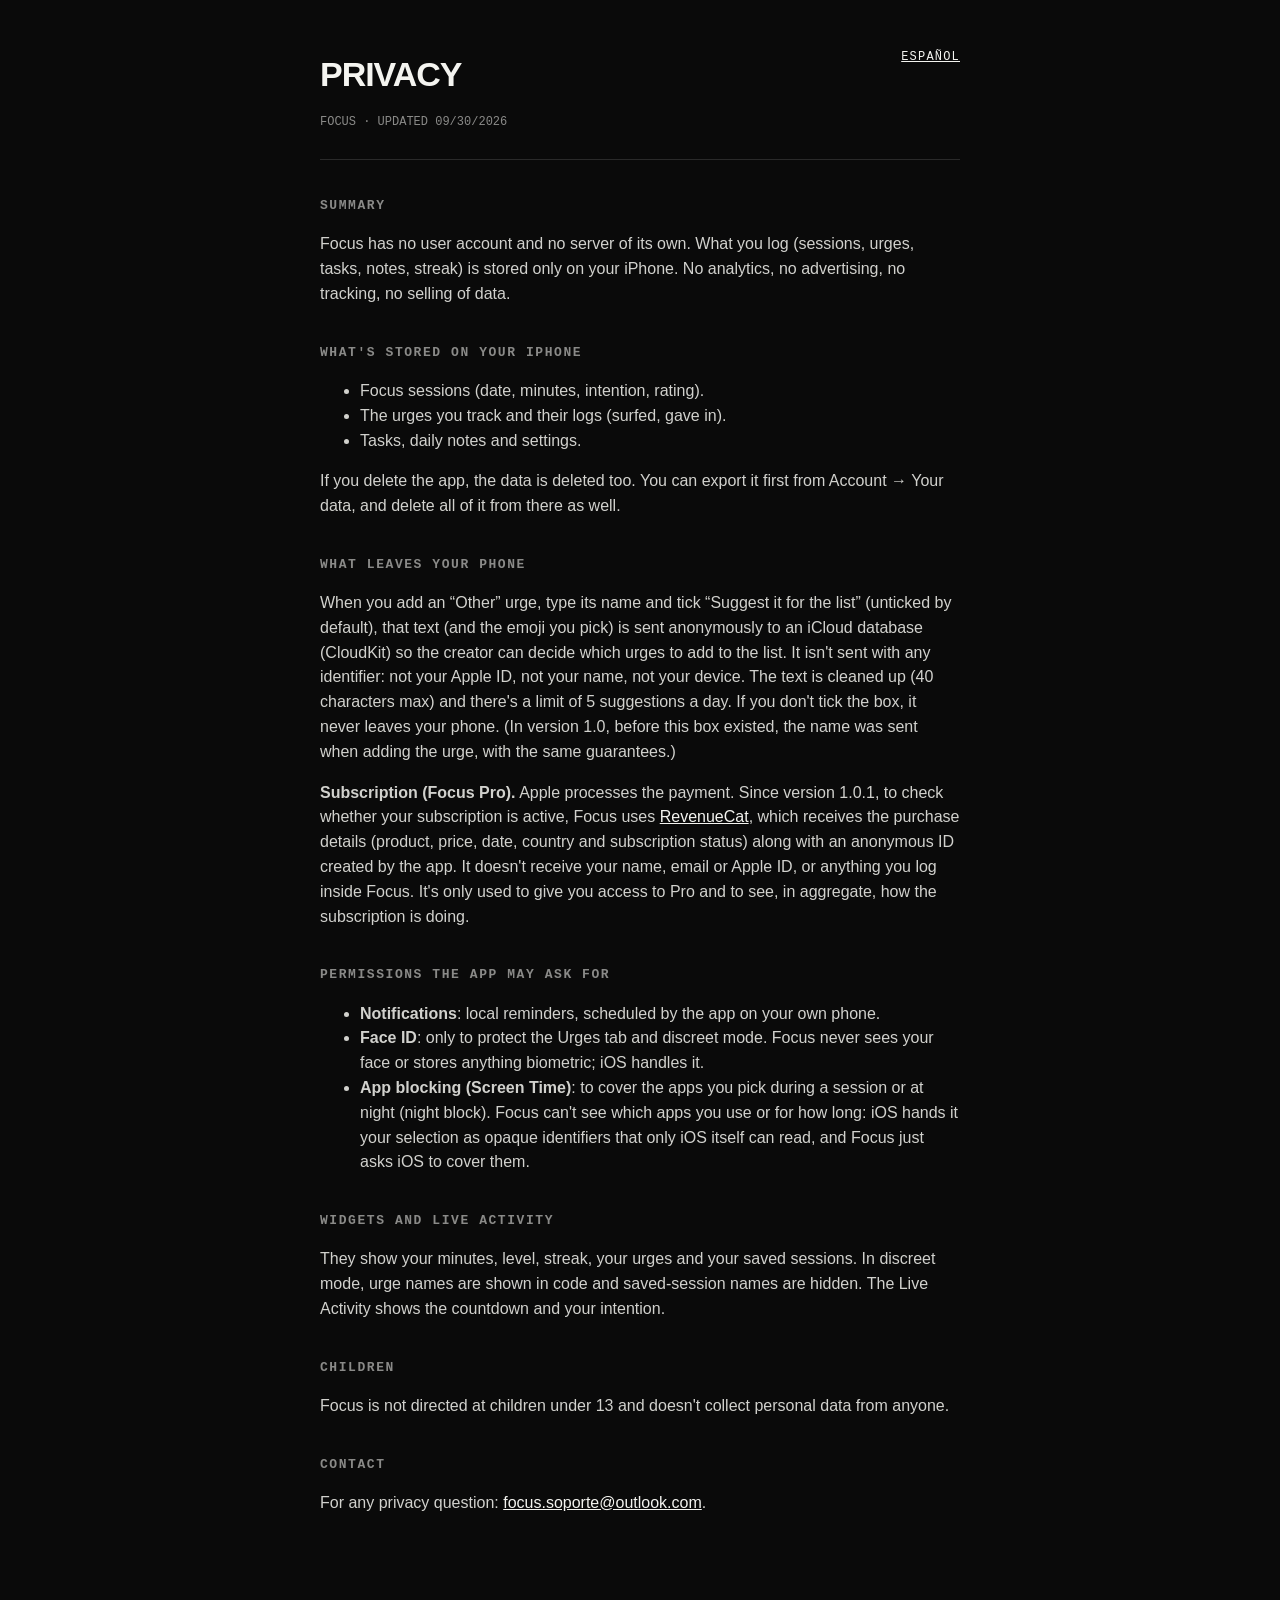
<file: privacy-en.html>
<!doctype html>
<html lang="en">
<head>
<meta charset="utf-8">
<meta name="viewport" content="width=device-width, initial-scale=1">
<link rel="canonical" href="https://focus-app.xyz/privacy-en.html">
<link rel="alternate" hreflang="es" href="https://focus-app.xyz/privacy.html">
<link rel="alternate" hreflang="en" href="https://focus-app.xyz/privacy-en.html">
<link rel="alternate" hreflang="x-default" href="https://focus-app.xyz/privacy.html">
<meta name="description" content="Privacy policy for Focus: Lock in. No account, no server: your data never leaves your iPhone.">
<title>Privacy · Focus</title>
<style>
  body { margin: 0; background: #0A0A0A; color: #F4F4F0; font-family: -apple-system, "Helvetica Neue", Arial, sans-serif; line-height: 1.55; }
  main { max-width: 640px; margin: 0 auto; padding: 48px 20px 80px; }
  h1 { font-size: 34px; letter-spacing: -0.03em; text-transform: uppercase; margin: 0 0 8px; }
  h2 { font-size: 13px; letter-spacing: 0.12em; text-transform: uppercase; color: rgba(244,244,240,0.55); margin: 36px 0 10px; font-family: ui-monospace, Menlo, monospace; }
  p, li { color: rgba(244,244,240,0.85); }
  .date { font-family: ui-monospace, Menlo, monospace; font-size: 12px; color: rgba(244,244,240,0.55); }
  a { color: #F4F4F0; }
  hr { border: 0; border-top: 1px solid #2A2A2A; margin: 28px 0; }
  .lang { float: right; font-family: ui-monospace, Menlo, monospace; font-size: 12px; letter-spacing: 0.1em; }
</style>
</head>
<body>
<main>
  <a class="lang" href="privacy.html">ESPAÑOL</a>
  <h1>Privacy</h1>
  <p class="date">FOCUS · UPDATED 09/30/2026</p>
  <hr>
  <h2>Summary</h2>
  <p>Focus has no user account and no server of its own. What you log (sessions, urges, tasks, notes, streak) is stored only on your iPhone. No analytics, no advertising, no tracking, no selling of data.</p>

  <h2>What's stored on your iPhone</h2>
  <ul>
    <li>Focus sessions (date, minutes, intention, rating).</li>
    <li>The urges you track and their logs (surfed, gave in).</li>
    <li>Tasks, daily notes and settings.</li>
  </ul>
  <p>If you delete the app, the data is deleted too. You can export it first from Account → Your data, and delete all of it from there as well.</p>

  <h2>What leaves your phone</h2>
  <p>When you add an “Other” urge, type its name and tick “Suggest it for the list” (unticked by default), that text (and the emoji you pick) is sent anonymously to an iCloud database (CloudKit) so the creator can decide which urges to add to the list. It isn't sent with any identifier: not your Apple ID, not your name, not your device. The text is cleaned up (40 characters max) and there's a limit of 5 suggestions a day. If you don't tick the box, it never leaves your phone. (In version 1.0, before this box existed, the name was sent when adding the urge, with the same guarantees.)</p>
  <p><strong>Subscription (Focus Pro).</strong> Apple processes the payment. Since version 1.0.1, to check whether your subscription is active, Focus uses <a href="https://www.revenuecat.com/privacy/">RevenueCat</a>, which receives the purchase details (product, price, date, country and subscription status) along with an anonymous ID created by the app. It doesn't receive your name, email or Apple ID, or anything you log inside Focus. It's only used to give you access to Pro and to see, in aggregate, how the subscription is doing.</p>

  <h2>Permissions the app may ask for</h2>
  <ul>
    <li><strong>Notifications</strong>: local reminders, scheduled by the app on your own phone.</li>
    <li><strong>Face ID</strong>: only to protect the Urges tab and discreet mode. Focus never sees your face or stores anything biometric; iOS handles it.</li>
    <li><strong>App blocking (Screen Time)</strong>: to cover the apps you pick during a session or at night (night block). Focus can't see which apps you use or for how long: iOS hands it your selection as opaque identifiers that only iOS itself can read, and Focus just asks iOS to cover them.</li>
  </ul>

  <h2>Widgets and Live Activity</h2>
  <p>They show your minutes, level, streak, your urges and your saved sessions. In discreet mode, urge names are shown in code and saved-session names are hidden. The Live Activity shows the countdown and your intention.</p>

  <h2>Children</h2>
  <p>Focus is not directed at children under 13 and doesn't collect personal data from anyone.</p>

  <h2>Contact</h2>
  <p>For any privacy question: <a href="mailto:focus.soporte@outlook.com">focus.soporte@outlook.com</a>.</p>
</main>
</body>
</html>
</file>
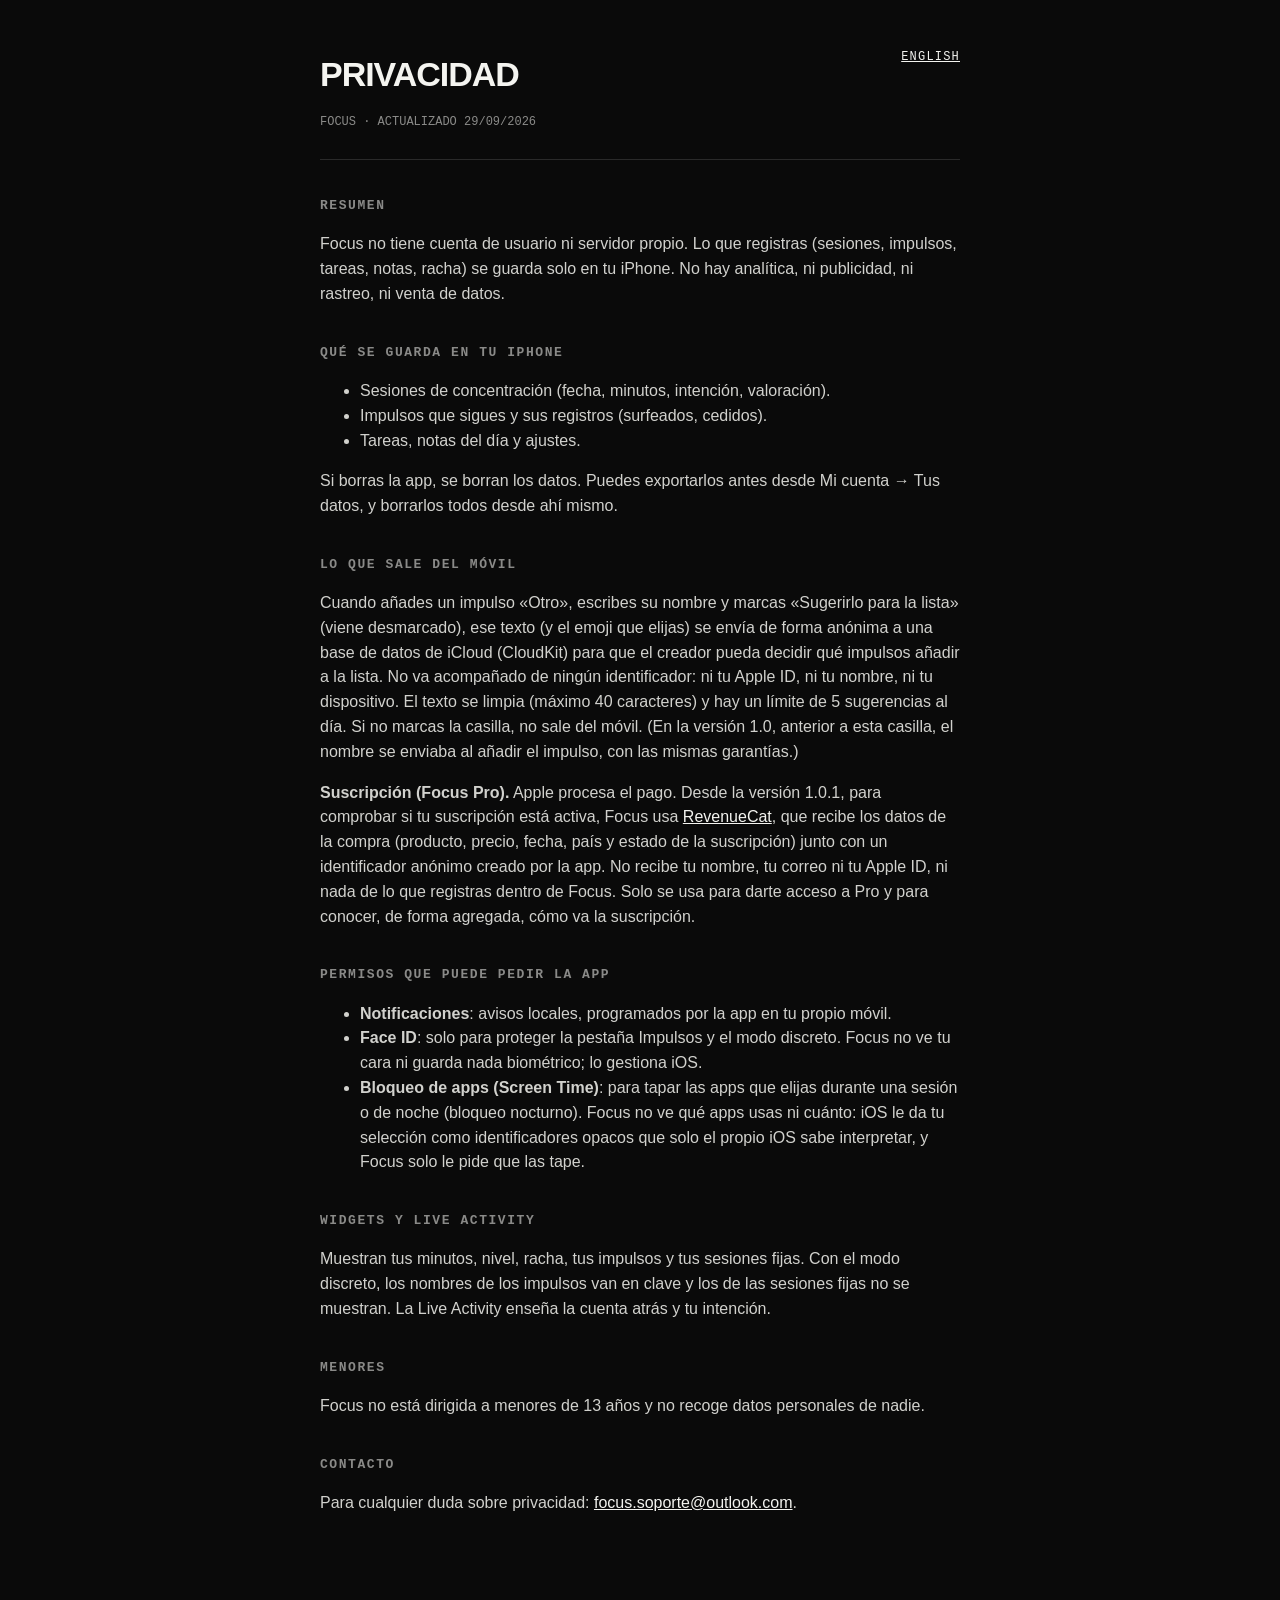
<file: privacy.html>
<!doctype html>
<html lang="es">
<head>
<meta charset="utf-8">
<meta name="viewport" content="width=device-width, initial-scale=1">
<link rel="canonical" href="https://focus-app.xyz/privacy.html">
<link rel="alternate" hreflang="es" href="https://focus-app.xyz/privacy.html">
<link rel="alternate" hreflang="en" href="https://focus-app.xyz/privacy-en.html">
<link rel="alternate" hreflang="x-default" href="https://focus-app.xyz/privacy.html">
<meta name="description" content="Política de privacidad de Focus: Lock in. Sin cuenta y sin servidor: tus datos no salen de tu iPhone.">
<title>Privacidad · Focus</title>
<style>
  body { margin: 0; background: #0A0A0A; color: #F4F4F0; font-family: -apple-system, "Helvetica Neue", Arial, sans-serif; line-height: 1.55; }
  main { max-width: 640px; margin: 0 auto; padding: 48px 20px 80px; }
  h1 { font-size: 34px; letter-spacing: -0.03em; text-transform: uppercase; margin: 0 0 8px; }
  h2 { font-size: 13px; letter-spacing: 0.12em; text-transform: uppercase; color: rgba(244,244,240,0.55); margin: 36px 0 10px; font-family: ui-monospace, Menlo, monospace; }
  p, li { color: rgba(244,244,240,0.85); }
  .date { font-family: ui-monospace, Menlo, monospace; font-size: 12px; color: rgba(244,244,240,0.55); }
  a { color: #F4F4F0; }
  hr { border: 0; border-top: 1px solid #2A2A2A; margin: 28px 0; }
  .lang { float: right; font-family: ui-monospace, Menlo, monospace; font-size: 12px; letter-spacing: 0.1em; }
</style>
</head>
<body>
<main>
  <a class="lang" href="privacy-en.html">ENGLISH</a>
  <h1>Privacidad</h1>
  <p class="date">FOCUS · ACTUALIZADO 29/09/2026</p>
  <hr>
  <h2>Resumen</h2>
  <p>Focus no tiene cuenta de usuario ni servidor propio. Lo que registras (sesiones, impulsos, tareas, notas, racha) se guarda solo en tu iPhone. No hay analítica, ni publicidad, ni rastreo, ni venta de datos.</p>

  <h2>Qué se guarda en tu iPhone</h2>
  <ul>
    <li>Sesiones de concentración (fecha, minutos, intención, valoración).</li>
    <li>Impulsos que sigues y sus registros (surfeados, cedidos).</li>
    <li>Tareas, notas del día y ajustes.</li>
  </ul>
  <p>Si borras la app, se borran los datos. Puedes exportarlos antes desde Mi cuenta → Tus datos, y borrarlos todos desde ahí mismo.</p>

  <h2>Lo que sale del móvil</h2>
  <p>Cuando añades un impulso «Otro», escribes su nombre y marcas «Sugerirlo para la lista» (viene desmarcado), ese texto (y el emoji que elijas) se envía de forma anónima a una base de datos de iCloud (CloudKit) para que el creador pueda decidir qué impulsos añadir a la lista. No va acompañado de ningún identificador: ni tu Apple ID, ni tu nombre, ni tu dispositivo. El texto se limpia (máximo 40 caracteres) y hay un límite de 5 sugerencias al día. Si no marcas la casilla, no sale del móvil. (En la versión 1.0, anterior a esta casilla, el nombre se enviaba al añadir el impulso, con las mismas garantías.)</p>
  <p><strong>Suscripción (Focus Pro).</strong> Apple procesa el pago. Desde la versión 1.0.1, para comprobar si tu suscripción está activa, Focus usa <a href="https://www.revenuecat.com/privacy/">RevenueCat</a>, que recibe los datos de la compra (producto, precio, fecha, país y estado de la suscripción) junto con un identificador anónimo creado por la app. No recibe tu nombre, tu correo ni tu Apple ID, ni nada de lo que registras dentro de Focus. Solo se usa para darte acceso a Pro y para conocer, de forma agregada, cómo va la suscripción.</p>

  <h2>Permisos que puede pedir la app</h2>
  <ul>
    <li><strong>Notificaciones</strong>: avisos locales, programados por la app en tu propio móvil.</li>
    <li><strong>Face ID</strong>: solo para proteger la pestaña Impulsos y el modo discreto. Focus no ve tu cara ni guarda nada biométrico; lo gestiona iOS.</li>
    <li><strong>Bloqueo de apps (Screen Time)</strong>: para tapar las apps que elijas durante una sesión o de noche (bloqueo nocturno). Focus no ve qué apps usas ni cuánto: iOS le da tu selección como identificadores opacos que solo el propio iOS sabe interpretar, y Focus solo le pide que las tape.</li>
  </ul>

  <h2>Widgets y Live Activity</h2>
  <p>Muestran tus minutos, nivel, racha, tus impulsos y tus sesiones fijas. Con el modo discreto, los nombres de los impulsos van en clave y los de las sesiones fijas no se muestran. La Live Activity enseña la cuenta atrás y tu intención.</p>

  <h2>Menores</h2>
  <p>Focus no está dirigida a menores de 13 años y no recoge datos personales de nadie.</p>

  <h2>Contacto</h2>
  <p>Para cualquier duda sobre privacidad: <a href="mailto:focus.soporte@outlook.com">focus.soporte@outlook.com</a>.</p>
</main>
</body>
</html>
</file>
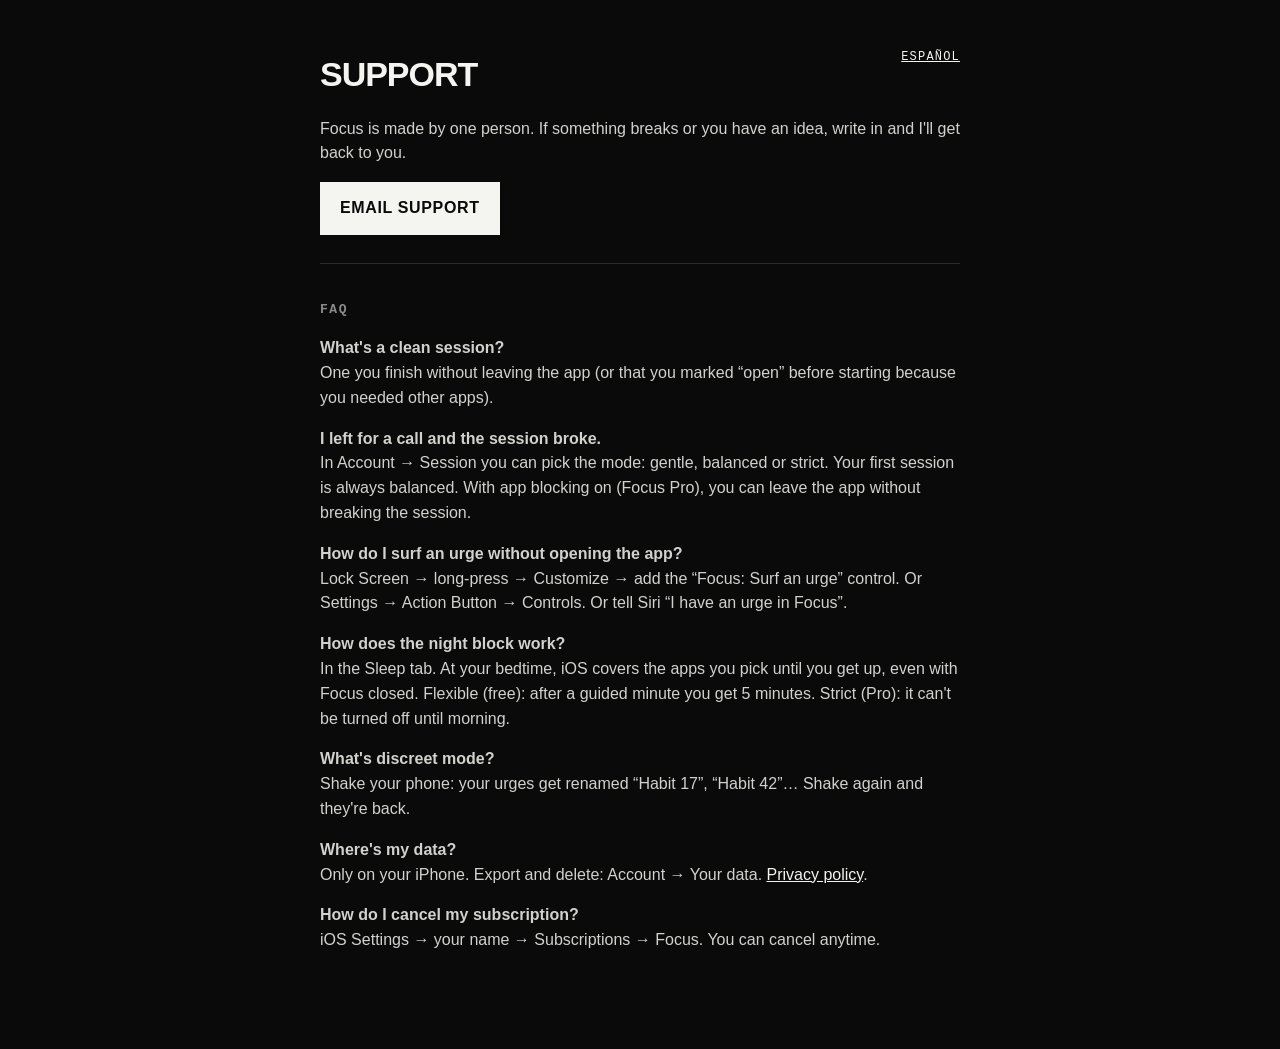
<file: support-en.html>
<!doctype html>
<html lang="en">
<head>
<meta charset="utf-8">
<meta name="viewport" content="width=device-width, initial-scale=1">
<link rel="canonical" href="https://focus-app.xyz/support-en.html">
<link rel="alternate" hreflang="es" href="https://focus-app.xyz/support.html">
<link rel="alternate" hreflang="en" href="https://focus-app.xyz/support-en.html">
<link rel="alternate" hreflang="x-default" href="https://focus-app.xyz/support.html">
<meta name="description" content="Support for Focus: Lock in. Help with sessions, urges, Focus Pro and cancellation.">
<title>Support · Focus</title>
<style>
  body { margin: 0; background: #0A0A0A; color: #F4F4F0; font-family: -apple-system, "Helvetica Neue", Arial, sans-serif; line-height: 1.55; }
  main { max-width: 640px; margin: 0 auto; padding: 48px 20px 80px; }
  h1 { font-size: 34px; letter-spacing: -0.03em; text-transform: uppercase; margin: 0 0 8px; }
  h2 { font-size: 13px; letter-spacing: 0.12em; text-transform: uppercase; color: rgba(244,244,240,0.55); margin: 36px 0 10px; font-family: ui-monospace, Menlo, monospace; }
  p, li { color: rgba(244,244,240,0.85); }
  a { color: #F4F4F0; }
  hr { border: 0; border-top: 1px solid #2A2A2A; margin: 28px 0; }
  .btn { display: inline-block; padding: 14px 20px; background: #F4F4F0; color: #0A0A0A; text-decoration: none; font-weight: 700; text-transform: uppercase; letter-spacing: 0.04em; }
  .lang { float: right; font-family: ui-monospace, Menlo, monospace; font-size: 12px; letter-spacing: 0.1em; }
</style>
</head>
<body>
<main>
  <a class="lang" href="support.html">ESPAÑOL</a>
  <h1>Support</h1>
  <p>Focus is made by one person. If something breaks or you have an idea, write in and I'll get back to you.</p>
  <p><a class="btn" href="mailto:focus.soporte@outlook.com?subject=Focus">Email support</a></p>
  <hr>
  <h2>FAQ</h2>
  <p><strong>What's a clean session?</strong><br>One you finish without leaving the app (or that you marked “open” before starting because you needed other apps).</p>
  <p><strong>I left for a call and the session broke.</strong><br>In Account → Session you can pick the mode: gentle, balanced or strict. Your first session is always balanced. With app blocking on (Focus Pro), you can leave the app without breaking the session.</p>
  <p><strong>How do I surf an urge without opening the app?</strong><br>Lock Screen → long-press → Customize → add the “Focus: Surf an urge” control. Or Settings → Action Button → Controls. Or tell Siri “I have an urge in Focus”.</p>
  <p><strong>How does the night block work?</strong><br>In the Sleep tab. At your bedtime, iOS covers the apps you pick until you get up, even with Focus closed. Flexible (free): after a guided minute you get 5 minutes. Strict (Pro): it can't be turned off until morning.</p>
  <p><strong>What's discreet mode?</strong><br>Shake your phone: your urges get renamed “Habit 17”, “Habit 42”… Shake again and they're back.</p>
  <p><strong>Where's my data?</strong><br>Only on your iPhone. Export and delete: Account → Your data. <a href="privacy-en.html">Privacy policy</a>.</p>
  <p><strong>How do I cancel my subscription?</strong><br>iOS Settings → your name → Subscriptions → Focus. You can cancel anytime.</p>
</main>
</body>
</html>
</file>
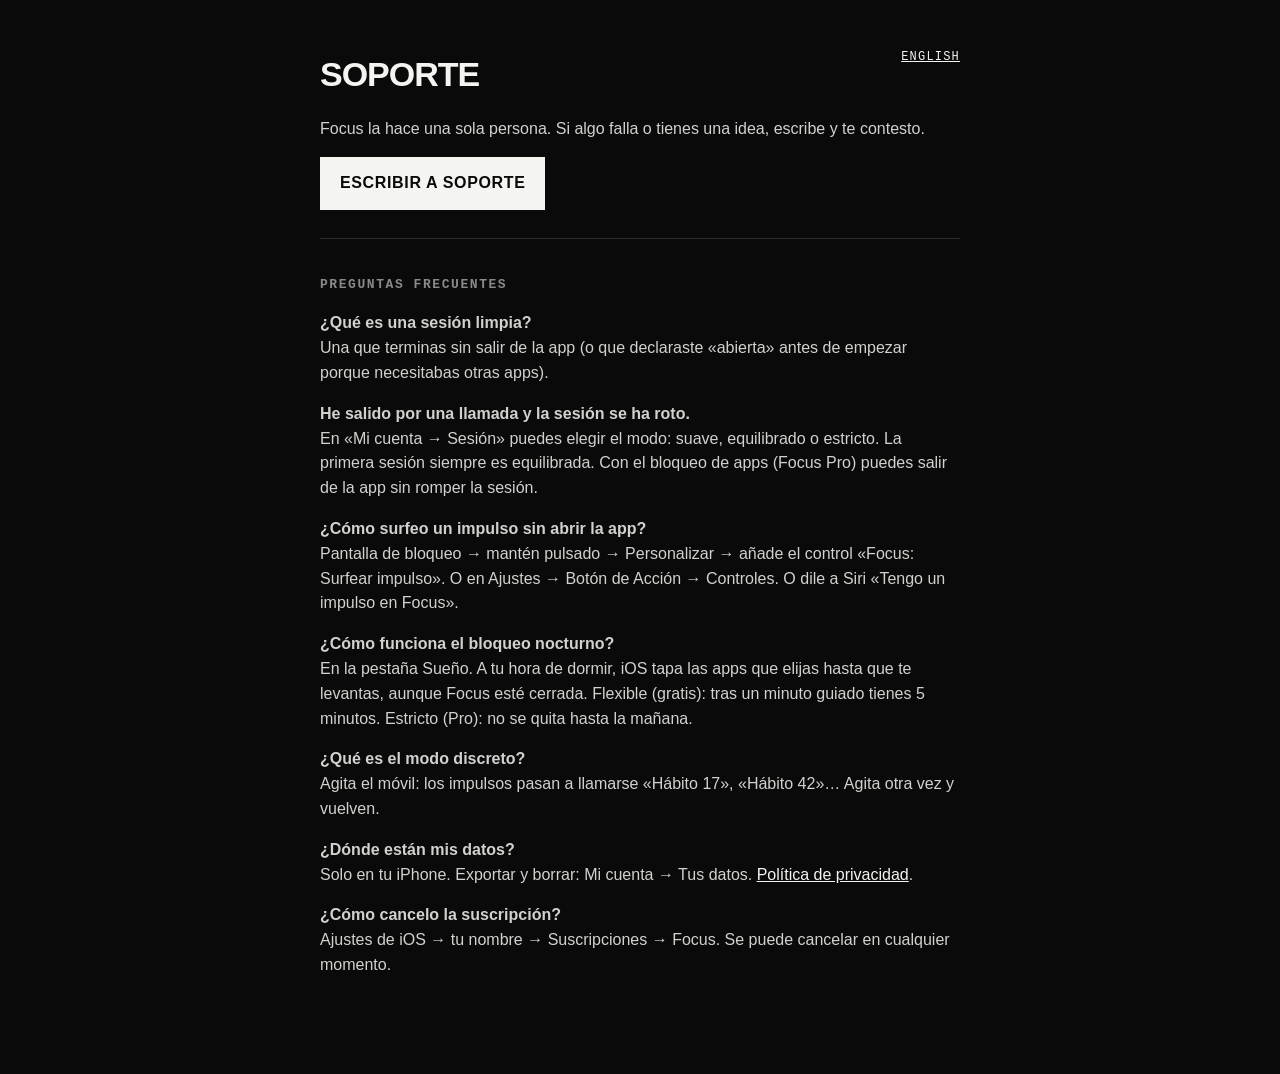
<file: support.html>
<!doctype html>
<html lang="es">
<head>
<meta charset="utf-8">
<meta name="viewport" content="width=device-width, initial-scale=1">
<link rel="canonical" href="https://focus-app.xyz/support.html">
<link rel="alternate" hreflang="es" href="https://focus-app.xyz/support.html">
<link rel="alternate" hreflang="en" href="https://focus-app.xyz/support-en.html">
<link rel="alternate" hreflang="x-default" href="https://focus-app.xyz/support.html">
<meta name="description" content="Soporte de Focus: Lock in. Ayuda con sesiones, impulsos, Focus Pro y cancelación.">
<title>Soporte · Focus</title>
<style>
  body { margin: 0; background: #0A0A0A; color: #F4F4F0; font-family: -apple-system, "Helvetica Neue", Arial, sans-serif; line-height: 1.55; }
  main { max-width: 640px; margin: 0 auto; padding: 48px 20px 80px; }
  h1 { font-size: 34px; letter-spacing: -0.03em; text-transform: uppercase; margin: 0 0 8px; }
  h2 { font-size: 13px; letter-spacing: 0.12em; text-transform: uppercase; color: rgba(244,244,240,0.55); margin: 36px 0 10px; font-family: ui-monospace, Menlo, monospace; }
  p, li { color: rgba(244,244,240,0.85); }
  a { color: #F4F4F0; }
  hr { border: 0; border-top: 1px solid #2A2A2A; margin: 28px 0; }
  .btn { display: inline-block; padding: 14px 20px; background: #F4F4F0; color: #0A0A0A; text-decoration: none; font-weight: 700; text-transform: uppercase; letter-spacing: 0.04em; }
  .lang { float: right; font-family: ui-monospace, Menlo, monospace; font-size: 12px; letter-spacing: 0.1em; }
</style>
</head>
<body>
<main>
  <a class="lang" href="support-en.html">ENGLISH</a>
  <h1>Soporte</h1>
  <p>Focus la hace una sola persona. Si algo falla o tienes una idea, escribe y te contesto.</p>
  <p><a class="btn" href="mailto:focus.soporte@outlook.com?subject=Focus">Escribir a soporte</a></p>
  <hr>
  <h2>Preguntas frecuentes</h2>
  <p><strong>¿Qué es una sesión limpia?</strong><br>Una que terminas sin salir de la app (o que declaraste «abierta» antes de empezar porque necesitabas otras apps).</p>
  <p><strong>He salido por una llamada y la sesión se ha roto.</strong><br>En «Mi cuenta → Sesión» puedes elegir el modo: suave, equilibrado o estricto. La primera sesión siempre es equilibrada. Con el bloqueo de apps (Focus Pro) puedes salir de la app sin romper la sesión.</p>
  <p><strong>¿Cómo surfeo un impulso sin abrir la app?</strong><br>Pantalla de bloqueo → mantén pulsado → Personalizar → añade el control «Focus: Surfear impulso». O en Ajustes → Botón de Acción → Controles. O dile a Siri «Tengo un impulso en Focus».</p>
  <p><strong>¿Cómo funciona el bloqueo nocturno?</strong><br>En la pestaña Sueño. A tu hora de dormir, iOS tapa las apps que elijas hasta que te levantas, aunque Focus esté cerrada. Flexible (gratis): tras un minuto guiado tienes 5 minutos. Estricto (Pro): no se quita hasta la mañana.</p>
  <p><strong>¿Qué es el modo discreto?</strong><br>Agita el móvil: los impulsos pasan a llamarse «Hábito 17», «Hábito 42»… Agita otra vez y vuelven.</p>
  <p><strong>¿Dónde están mis datos?</strong><br>Solo en tu iPhone. Exportar y borrar: Mi cuenta → Tus datos. <a href="privacy.html">Política de privacidad</a>.</p>
  <p><strong>¿Cómo cancelo la suscripción?</strong><br>Ajustes de iOS → tu nombre → Suscripciones → Focus. Se puede cancelar en cualquier momento.</p>
</main>
</body>
</html>
</file>
<file: _next/static/chunks/274742wslwg5t.css>
@font-face{font-family:Bricolage;src:url(/fonts/BricolageGrotesque-ExtraBold.ttf)format("truetype");font-weight:800;font-display:swap}@font-face{font-family:Bricolage;src:url(/fonts/BricolageGrotesque-Medium.ttf)format("truetype");font-weight:500;font-display:swap}@font-face{font-family:JetBrains;src:url(/fonts/JetBrainsMono-Medium.ttf)format("truetype");font-weight:500;font-display:swap}@font-face{font-family:JetBrains;src:url(/fonts/JetBrainsMono-Bold.ttf)format("truetype");font-weight:700;font-display:swap}:root{--bg:#0a0a0a;--surface:#111;--text:#f4f4f0;--text2:#f4f4f094;--text3:#f4f4f061;--stroke:#2a2a2a;--coral:#ff4438}*{box-sizing:border-box}html{scroll-behavior:smooth}body{background:var(--bg);color:var(--text);-webkit-font-smoothing:antialiased;margin:0;font-family:Bricolage,-apple-system,system-ui,sans-serif;font-weight:500;line-height:1.55}main{max-width:1040px;margin:0 auto;padding:0 22px}.label{letter-spacing:.14em;text-transform:uppercase;color:var(--text2);font-family:JetBrains,monospace;font-size:11px;font-weight:500}h1,h2,h3{text-transform:uppercase;letter-spacing:-.03em;margin:0;font-weight:800;line-height:1.02}h1{font-size:clamp(42px,9vw,86px)}h2{font-size:clamp(30px,5.4vw,52px)}h3{letter-spacing:-.01em;text-transform:none;font-size:19px}p{color:var(--text2);margin:0;font-size:17px}a{color:var(--text)}section{border-top:1px solid var(--stroke);padding:96px 0}section:first-of-type{border-top:0}.cta{background:var(--text);color:var(--bg);text-transform:uppercase;letter-spacing:.03em;align-items:center;gap:10px;padding:17px 26px;font-size:15px;font-weight:800;text-decoration:none;transition:opacity .15s;display:inline-flex}.cta:hover{opacity:.82}.cta.ghost{color:var(--text);border:1.5px solid var(--text);background:0 0}.grid{gap:14px;display:grid}@media (min-width:760px){.grid.two{grid-template-columns:1fr 1fr}.grid.three{grid-template-columns:repeat(3,1fr)}}.card{background:var(--surface);border:1px solid var(--stroke);padding:26px}.big{letter-spacing:-.03em;color:var(--coral);font-family:JetBrains,monospace;font-size:54px;font-weight:700;line-height:1}.shots{scroll-snap-type:x mandatory;-webkit-overflow-scrolling:touch;gap:14px;padding-bottom:14px;display:flex;overflow-x:auto}.shots img{border:1px solid var(--stroke);scroll-snap-align:center;border-radius:22px;flex:none;width:232px}footer{border-top:1px solid var(--stroke);color:var(--text3);padding:44px 0 64px;font-size:14px}footer a{color:var(--text2);margin-right:18px;text-decoration:none}footer a:hover{color:var(--text)}
</file>
